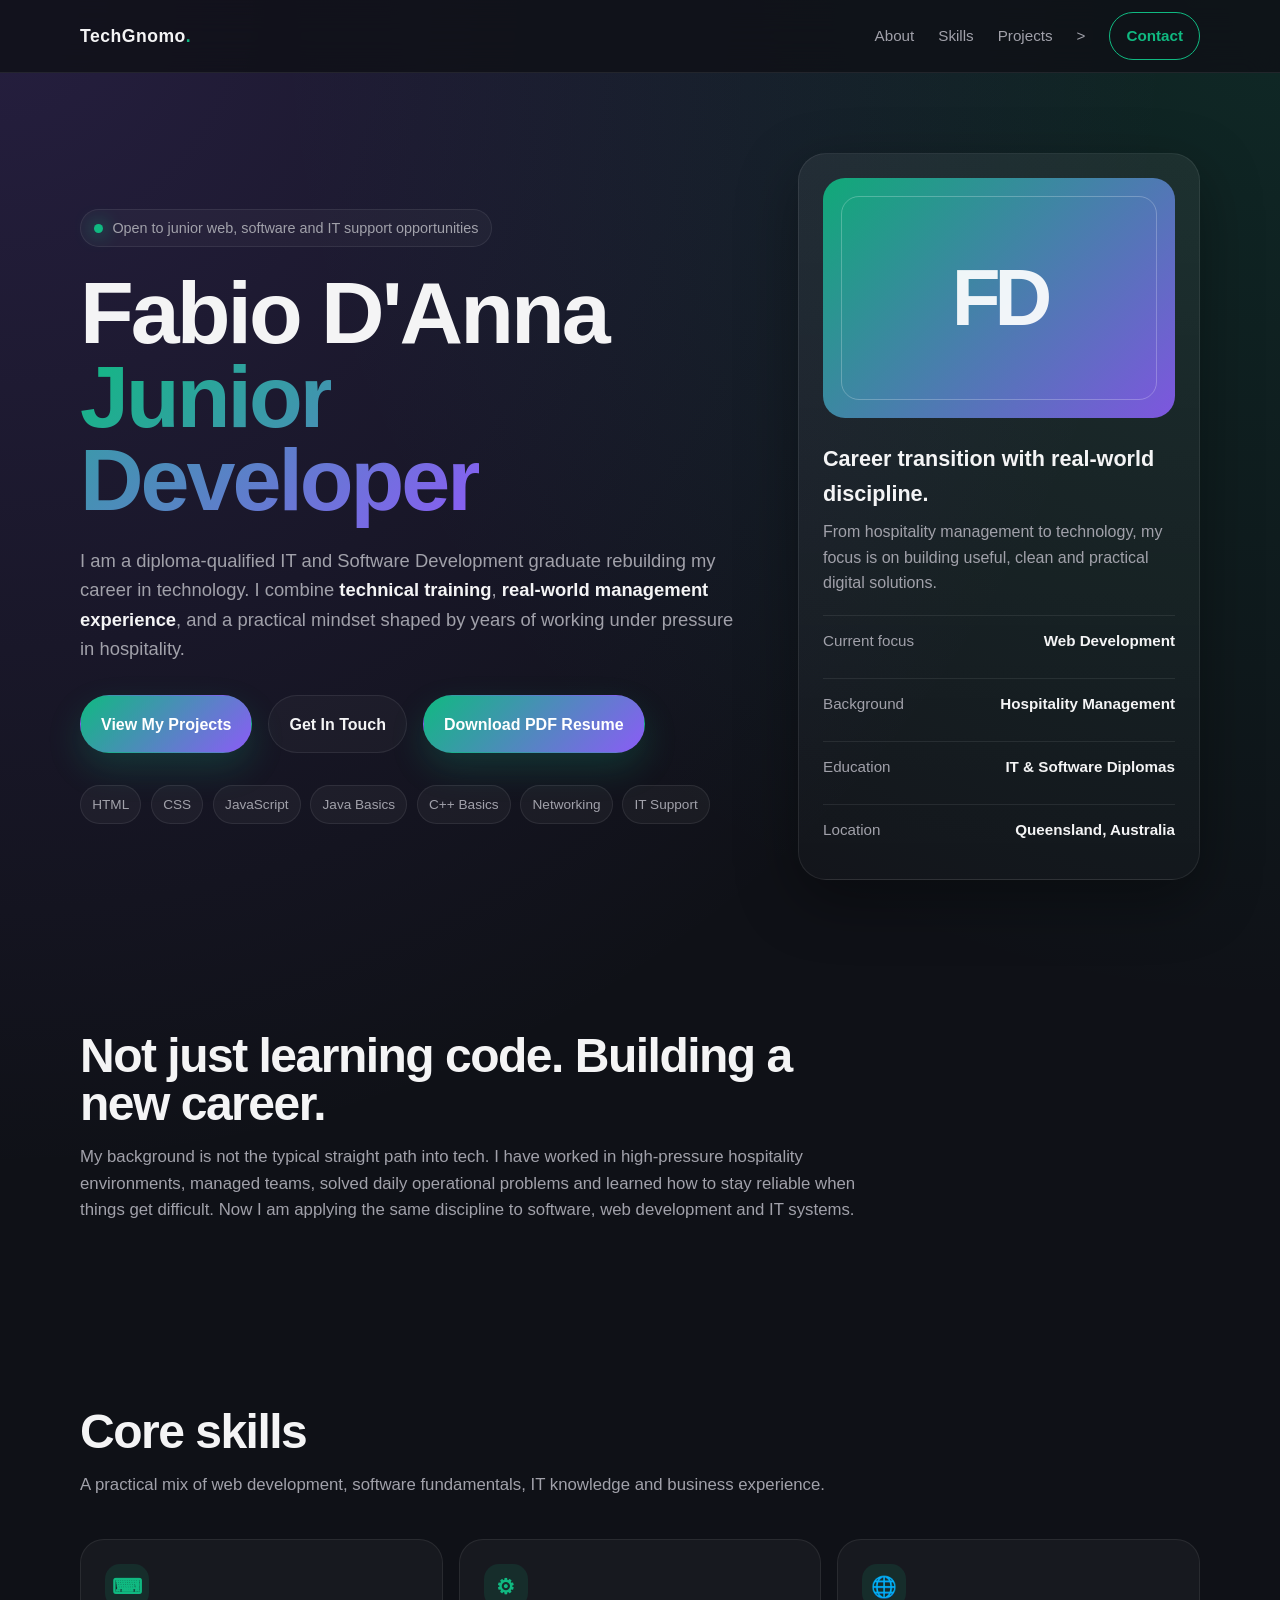
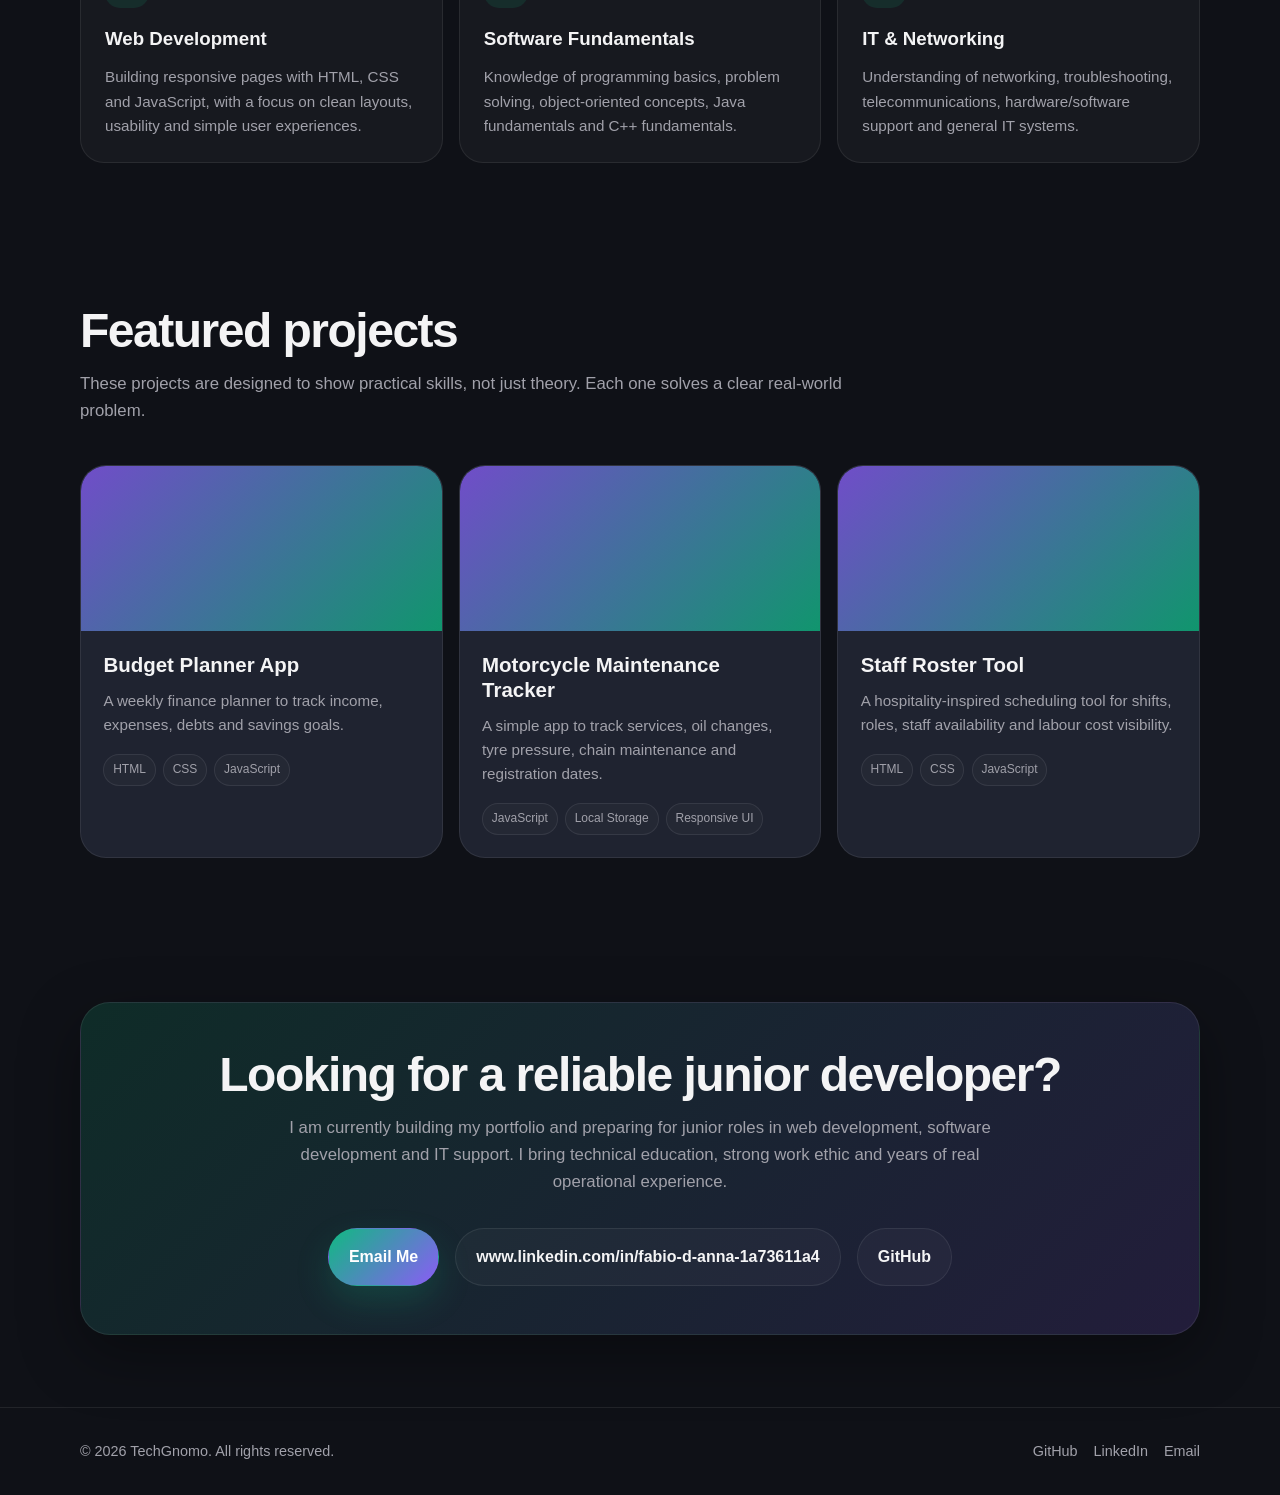
<file: index.html>
<!DOCTYPE html>
<html lang="en">
<head>
<link rel="stylesheet" href="css/style.css" /></head>

<body>

  <header>
    <div class="container navbar">
      <a href="index.html" class="logo">TechGnomo<span>.</span></a>

      <nav class="nav-links">
        <a href="about.html">About</a>
        <a href="skills.html">Skills</a>
        <a href="project.html">Projects</a>>
        <a href="contact.html" class="nav-button">Contact</a>
      </nav>
    </div>
  </header>

  <main>

    <!-- HERO SECTION -->
    <section class="hero container">
      <div class="hero-content">
        <div class="eyebrow">
          <span class="eyebrow-dot"></span>
          Open to junior web, software and IT support opportunities
        </div>

        <h1>
          Fabio D'Anna<br />
          <span class="gradient-text">Junior Developer</span>
        </h1>

        <p class="hero-description">
          I am a diploma-qualified IT and Software Development graduate rebuilding my career in technology.
          I combine <strong>technical training</strong>, <strong>real-world management experience</strong>,
          and a practical mindset shaped by years of working under pressure in hospitality.
        </p>

        <div class="hero-actions">
          <a href="project.html" class="btn btn-primary">View My Projects</a>
          <a href="contact.html" class="btn btn-secondary">Get In Touch</a>
         <a href="assets/documents/Fabio-DAnna-Resume.pdf" class="btn btn-primary" download>
  Download PDF Resume
</a>
        </div>

        <div class="hero-tags">
          <span class="tag">HTML</span>
          <span class="tag">CSS</span>
          <span class="tag">JavaScript</span>
          <span class="tag">Java Basics</span>
          <span class="tag">C++ Basics</span>
          <span class="tag">Networking</span>
          <span class="tag">IT Support</span>
        </div>
      </div>

      <aside class="profile-card">
        <div class="card-top">
          <div class="initials">FD</div>
        </div>

        <h2>Career transition with real-world discipline.</h2>

        <p>
          From hospitality management to technology, my focus is on building useful,
          clean and practical digital solutions.
        </p>

        <div class="profile-list">
          <div class="profile-item">
            <span>Current focus</span>
            <strong>Web Development</strong>
          </div>

          <div class="profile-item">
            <span>Background</span>
            <strong>Hospitality Management</strong>
          </div>

          <div class="profile-item">
            <span>Education</span>
            <strong>IT & Software Diplomas</strong>
          </div>

          <div class="profile-item">
            <span>Location</span>
            <strong>Queensland, Australia</strong>
          </div>
        </div>
      </aside>
    </section>

    <!-- ABOUT PREVIEW -->
    <section id="about">
      <div class="container">
        <div class="section-header">
          <h2>Not just learning code. Building a new career.</h2>
          <p>
            My background is not the typical straight path into tech. I have worked in high-pressure
            hospitality environments, managed teams, solved daily operational problems and learned how
            to stay reliable when things get difficult. Now I am applying the same discipline to software,
            web development and IT systems.
          </p>
        </div>
      </div>
    </section>

    <!-- SKILLS SECTION -->
    <section id="skills">
      <div class="container">
        <div class="section-header">
          <h2>Core skills</h2>
          <p>
            A practical mix of web development, software fundamentals, IT knowledge and business experience.
          </p>
        </div>

        <div class="cards-grid">
          <article class="info-card">
            <div class="icon">⌨</div>
            <h3>Web Development</h3>
            <p>
              Building responsive pages with HTML, CSS and JavaScript, with a focus on clean layouts,
              usability and simple user experiences.
            </p>
          </article>

          <article class="info-card">
            <div class="icon">⚙</div>
            <h3>Software Fundamentals</h3>
            <p>
              Knowledge of programming basics, problem solving, object-oriented concepts,
              Java fundamentals and C++ fundamentals.
            </p>
          </article>

          <article class="info-card">
            <div class="icon">🌐</div>
            <h3>IT & Networking</h3>
            <p>
              Understanding of networking, troubleshooting, telecommunications,
              hardware/software support and general IT systems.
            </p>
          </article>
        </div>
      </div>
    </section>

    <!-- PROJECTS PREVIEW -->
    <section id="projects">
      <div class="container">
        <div class="section-header">
          <h2>Featured projects</h2>
          <p>
            These projects are designed to show practical skills, not just theory.
            Each one solves a clear real-world problem.
          </p>
        </div>

        <div class="projects-grid">
          <article class="project-card">
            <div class="project-image"></div>
            <div class="project-content">
              <h3>Budget Planner App</h3>
              <p>
                A weekly finance planner to track income, expenses, debts and savings goals.
              </p>
              <div class="project-tech">
                <span class="tech-pill">HTML</span>
                <span class="tech-pill">CSS</span>
                <span class="tech-pill">JavaScript</span>
              </div>
            </div>
          </article>

          <article class="project-card">
            <div class="project-image"></div>
            <div class="project-content">
              <h3>Motorcycle Maintenance Tracker</h3>
              <p>
                A simple app to track services, oil changes, tyre pressure, chain maintenance and registration dates.
              </p>
              <div class="project-tech">
                <span class="tech-pill">JavaScript</span>
                <span class="tech-pill">Local Storage</span>
                <span class="tech-pill">Responsive UI</span>
              </div>
            </div>
          </article>

          <article class="project-card">
            <div class="project-image"></div>
            <div class="project-content">
              <h3>Staff Roster Tool</h3>
              <p>
                A hospitality-inspired scheduling tool for shifts, roles, staff availability and labour cost visibility.
              </p>
              <div class="project-tech">
                <span class="tech-pill">HTML</span>
                <span class="tech-pill">CSS</span>
                <span class="tech-pill">JavaScript</span>
              </div>
            </div>
          </article>
        </div>
      </div>
    </section>

    <!-- CONTACT CTA -->
    <section id="contact">
      <div class="container">
        <div class="cta">
          <h2>Looking for a reliable junior developer?</h2>
          <p>
            I am currently building my portfolio and preparing for junior roles in web development,
            software development and IT support. I bring technical education, strong work ethic and
            years of real operational experience.
          </p>

          <div class="hero-actions" style="justify-content: center; margin-bottom: 0;">
            <a href="mailto:gnomocode@gmail.com" class="btn btn-primary">Email Me</a>
            <a href="#" class="btn btn-secondary">www.linkedin.com/in/fabio-d-anna-1a73611a4</a>
            <a href="#" class="btn btn-secondary">GitHub</a>
          </div>
        </div>
      </div>
    </section>

  </main>

  <footer>
    <div class="container footer-inner">
      <p>© 2026 TechGnomo. All rights reserved.</p>

      <div class="footer-links">
        <a href="#">GitHub</a>
        <a href="#">LinkedIn</a>
        <a href="mailto:your.email@example.com">Email</a>
      </div>
    </div>
  </footer>

</body>
</html>
</file>
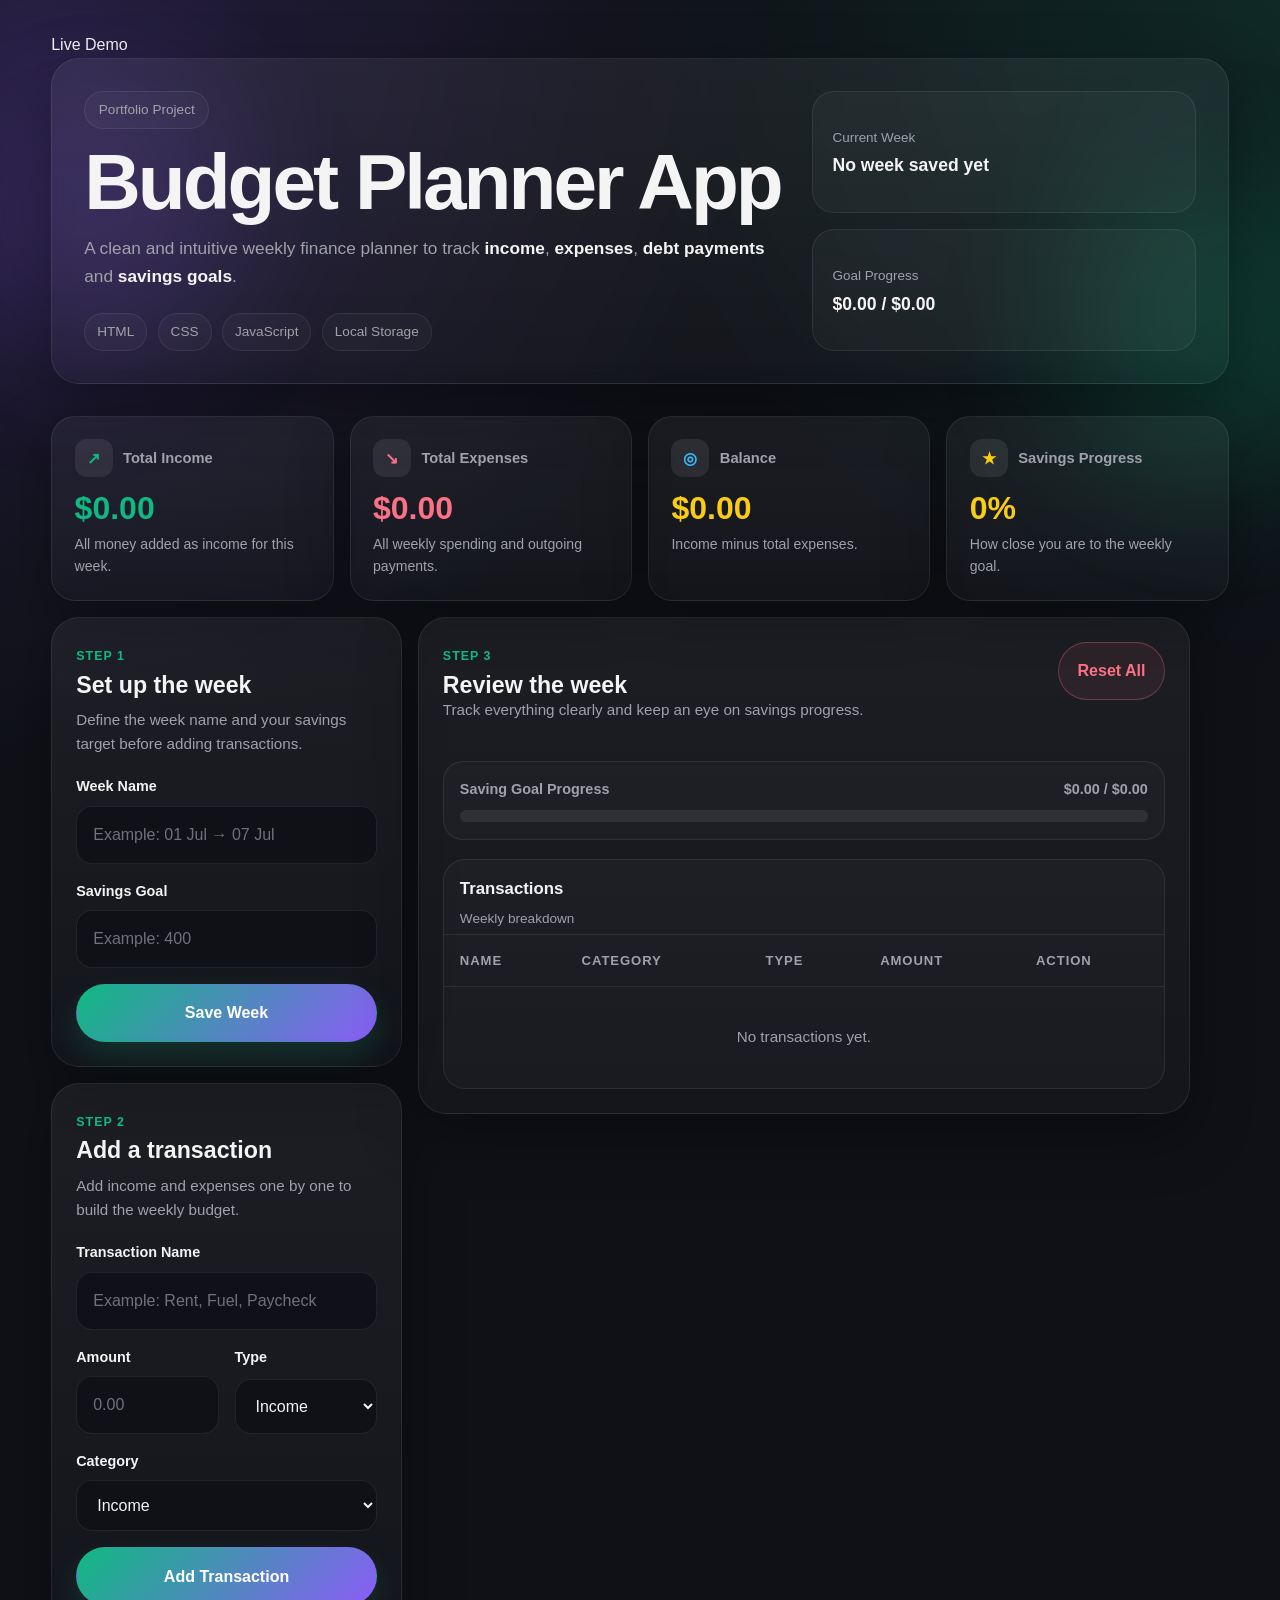
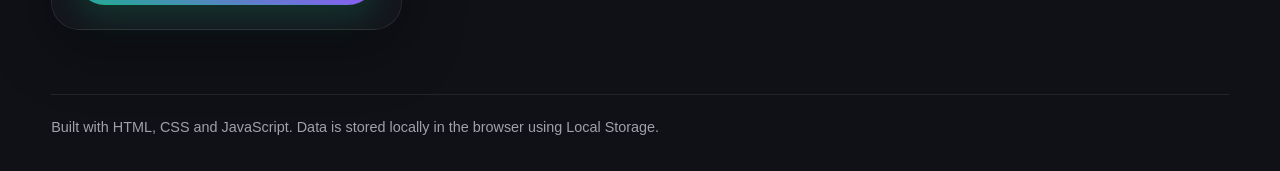
<file: Budget-Planner-App/index.html>
<!DOCTYPE html>
<html lang="en">
<head>
  <meta charset="UTF-8" />
  <meta name="viewport" content="width=device-width, initial-scale=1.0" />

  <title>Budget Planner App | Fabio D'Anna</title>
  <meta
    name="description"
    content="Weekly finance planner demo built with HTML, CSS and JavaScript."
  />

  <link rel="stylesheet" href="style.css" />
</head>

<body>
  <div class="bg-orb orb-1"></div>
  <div class="bg-orb orb-2"></div>

  <header class="app-header">
    <div class="header-inner">
      <a href="Budget-Planner-App/" class="project-link primary">Live Demo</a>

      <div class="hero-card">
        <div class="hero-copy">
          <span class="hero-badge">Portfolio Project</span>
          <h1>Budget Planner App</h1>
          <p class="hero-text">
            A clean and intuitive weekly finance planner to track
            <strong>income</strong>, <strong>expenses</strong>,
            <strong>debt payments</strong> and <strong>savings goals</strong>.
          </p>

          <div class="hero-tags">
            <span class="hero-tag">HTML</span>
            <span class="hero-tag">CSS</span>
            <span class="hero-tag">JavaScript</span>
            <span class="hero-tag">Local Storage</span>
          </div>
        </div>

        <div class="hero-side">
          <div class="mini-panel">
            <span class="mini-label">Current Week</span>
            <strong id="currentWeekTitle">No week saved yet</strong>
          </div>

          <div class="mini-panel">
            <span class="mini-label">Goal Progress</span>
            <strong id="savingGoalText">$0.00 / $0.00</strong>
          </div>
        </div>
      </div>
    </div>
  </header>

  <main class="app-main">
    <section class="stats-grid">
      <article class="stat-card income-card">
        <div class="stat-top">
          <span class="stat-icon">↗</span>
          <span class="stat-label">Total Income</span>
        </div>
        <strong id="totalIncome" class="stat-value">$0.00</strong>
        <p class="stat-note">All money added as income for this week.</p>
      </article>

      <article class="stat-card expense-card">
        <div class="stat-top">
          <span class="stat-icon">↘</span>
          <span class="stat-label">Total Expenses</span>
        </div>
        <strong id="totalExpenses" class="stat-value">$0.00</strong>
        <p class="stat-note">All weekly spending and outgoing payments.</p>
      </article>

      <article class="stat-card balance-card">
        <div class="stat-top">
          <span class="stat-icon">◎</span>
          <span class="stat-label">Balance</span>
        </div>
        <strong id="balance" class="stat-value">$0.00</strong>
        <p class="stat-note">Income minus total expenses.</p>
      </article>

      <article class="stat-card progress-card">
        <div class="stat-top">
          <span class="stat-icon">★</span>
          <span class="stat-label">Savings Progress</span>
        </div>
        <strong id="savingsProgress" class="stat-value">0%</strong>
        <p class="stat-note">How close you are to the weekly goal.</p>
      </article>
    </section>

    <section class="dashboard-grid">
      <div class="left-column">
        <article class="panel">
          <div class="panel-head">
            <div>
              <span class="panel-kicker">Step 1</span>
              <h2>Set up the week</h2>
            </div>
          </div>

          <p class="panel-description">
            Define the week name and your savings target before adding transactions.
          </p>

          <div class="form-group">
            <label for="weekName">Week Name</label>
            <input
              type="text"
              id="weekName"
              placeholder="Example: 01 Jul → 07 Jul"
            />
          </div>

          <div class="form-group">
            <label for="savingGoal">Savings Goal</label>
            <input
              type="number"
              id="savingGoal"
              placeholder="Example: 400"
            />
          </div>

          <button id="saveWeekBtn" class="btn btn-primary">Save Week</button>
        </article>

        <article class="panel">
          <div class="panel-head">
            <div>
              <span class="panel-kicker">Step 2</span>
              <h2>Add a transaction</h2>
            </div>
          </div>

          <p class="panel-description">
            Add income and expenses one by one to build the weekly budget.
          </p>

          <div class="form-group">
            <label for="transactionName">Transaction Name</label>
            <input
              type="text"
              id="transactionName"
              placeholder="Example: Rent, Fuel, Paycheck"
            />
          </div>

          <div class="form-row">
            <div class="form-group">
              <label for="transactionAmount">Amount</label>
              <input
                type="number"
                id="transactionAmount"
                placeholder="0.00"
              />
            </div>

            <div class="form-group">
              <label for="transactionType">Type</label>
              <select id="transactionType">
                <option value="income">Income</option>
                <option value="expense">Expense</option>
              </select>
            </div>
          </div>

          <div class="form-group">
            <label for="transactionCategory">Category</label>
            <select id="transactionCategory">
              <option value="Income">Income</option>
              <option value="Rent">Rent</option>
              <option value="Fuel">Fuel</option>
              <option value="Groceries">Groceries</option>
              <option value="Phone">Phone</option>
              <option value="Rego">Rego</option>
              <option value="Insurance">Insurance</option>
              <option value="Loan">Loan</option>
              <option value="Debt">Debt</option>
              <option value="Savings">Savings</option>
              <option value="Fun">Fun</option>
              <option value="Other">Other</option>
            </select>
          </div>

          <button id="addTransactionBtn" class="btn btn-primary">
            Add Transaction
          </button>
        </article>
      </div>

      <div class="right-column">
        <article class="panel transactions-panel">
          <div class="transactions-top">
            <div>
              <span class="panel-kicker">Step 3</span>
              <h2>Review the week</h2>
              <p class="panel-description">
                Track everything clearly and keep an eye on savings progress.
              </p>
            </div>

            <button id="resetBtn" class="btn btn-danger">Reset All</button>
          </div>

          <div class="progress-card-box">
            <div class="progress-top">
              <span>Saving Goal Progress</span>
              <span id="savingGoalTextSecondary">$0.00 / $0.00</span>
            </div>

            <div class="progress-bar">
              <div id="progressFill" class="progress-fill"></div>
            </div>
          </div>

          <div class="table-card">
            <div class="table-header">
              <h3>Transactions</h3>
              <span class="table-subtitle">Weekly breakdown</span>
            </div>

            <div class="table-wrapper">
              <table>
                <thead>
                  <tr>
                    <th>Name</th>
                    <th>Category</th>
                    <th>Type</th>
                    <th>Amount</th>
                    <th>Action</th>
                  </tr>
                </thead>

                <tbody id="transactionTable">
                  <tr>
                    <td colspan="5" class="empty-row">
                      No transactions yet.
                    </td>
                  </tr>
                </tbody>
              </table>
            </div>
          </div>
        </article>
      </div>
    </section>
  </main>

  <footer class="app-footer">
    <div class="footer-inner">
      <p>
        Built with HTML, CSS and JavaScript.
        Data is stored locally in the browser using Local Storage.
      </p>
    </div>
  </footer>

  <script src="app.js"></script>
  <script>
    const savingGoalText = document.getElementById("savingGoalText");
    const savingGoalTextSecondary = document.getElementById("savingGoalTextSecondary");

    const mirrorObserver = new MutationObserver(() => {
      if (savingGoalText && savingGoalTextSecondary) {
        savingGoalTextSecondary.textContent = savingGoalText.textContent;
      }
    });

    if (savingGoalText && savingGoalTextSecondary) {
      savingGoalTextSecondary.textContent = savingGoalText.textContent;
      mirrorObserver.observe(savingGoalText, { childList: true, subtree: true });
    }
  </script>
</body>
</html>
</file>
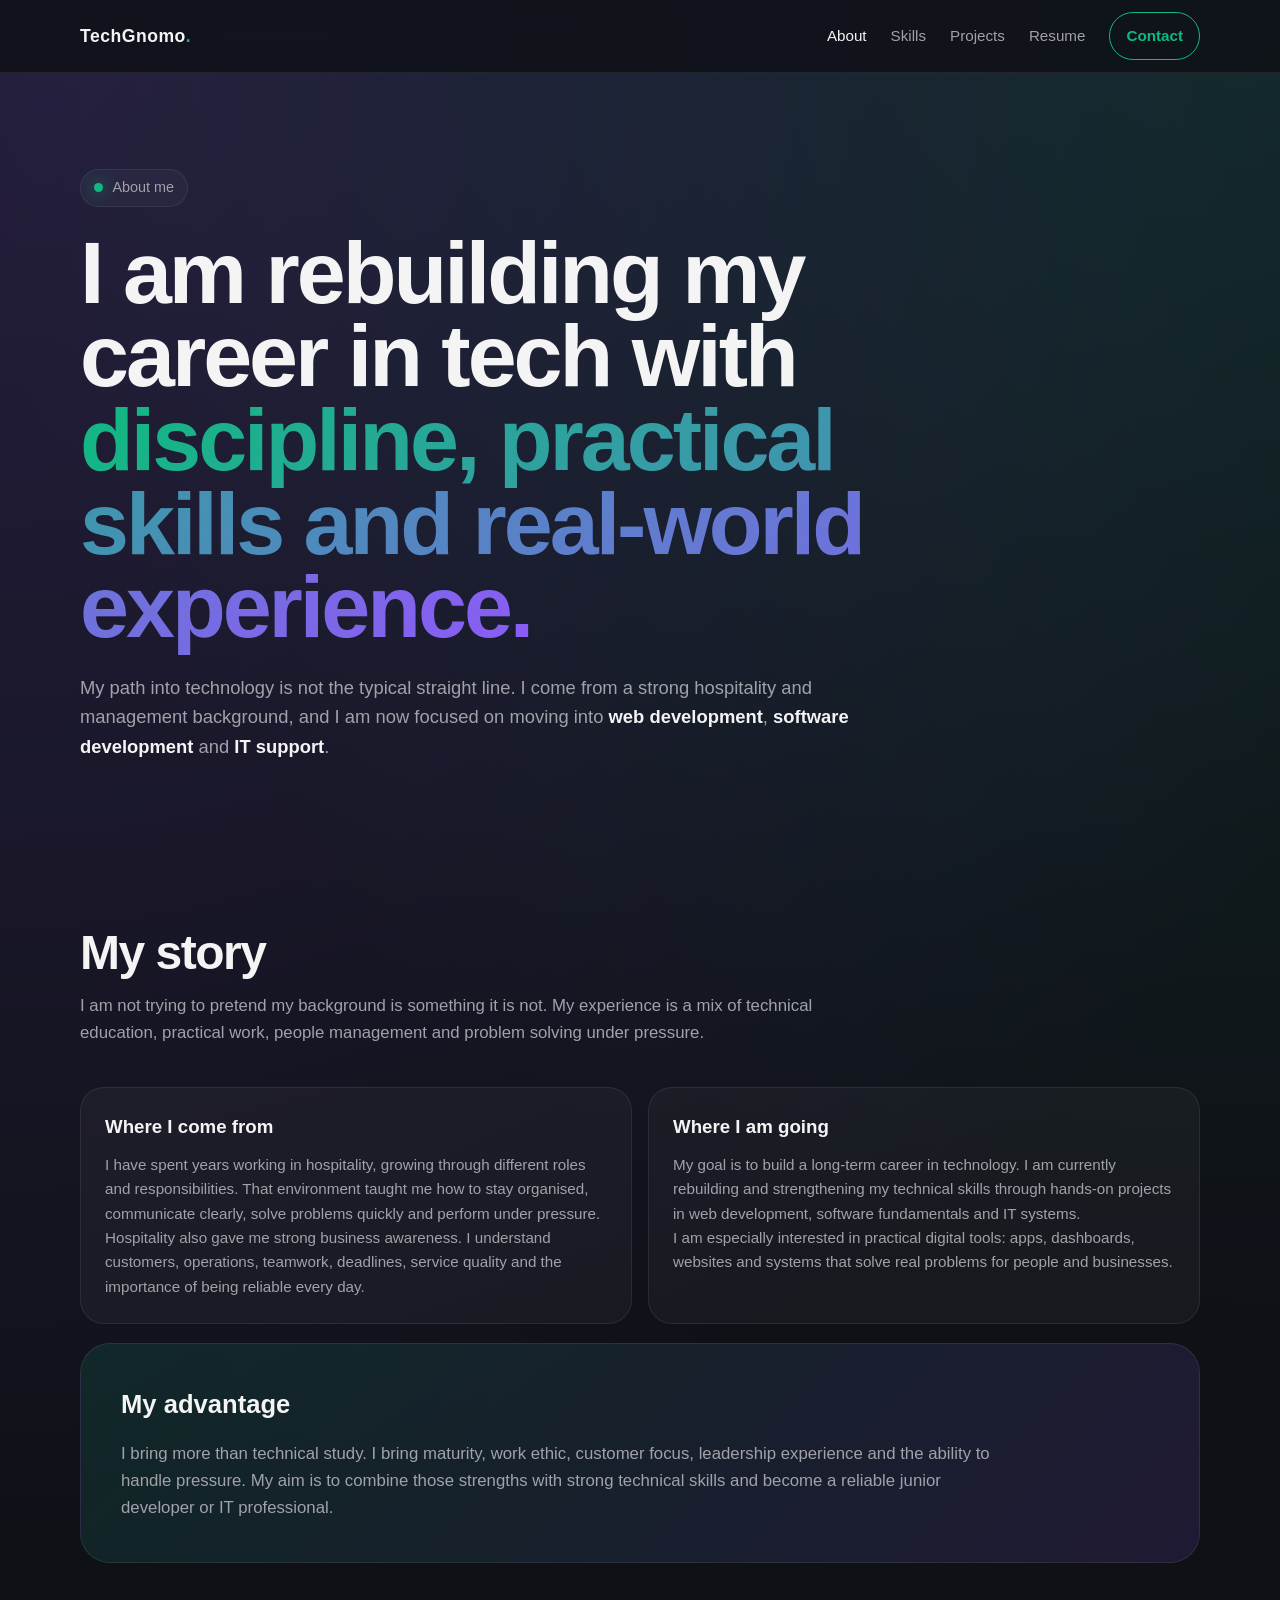
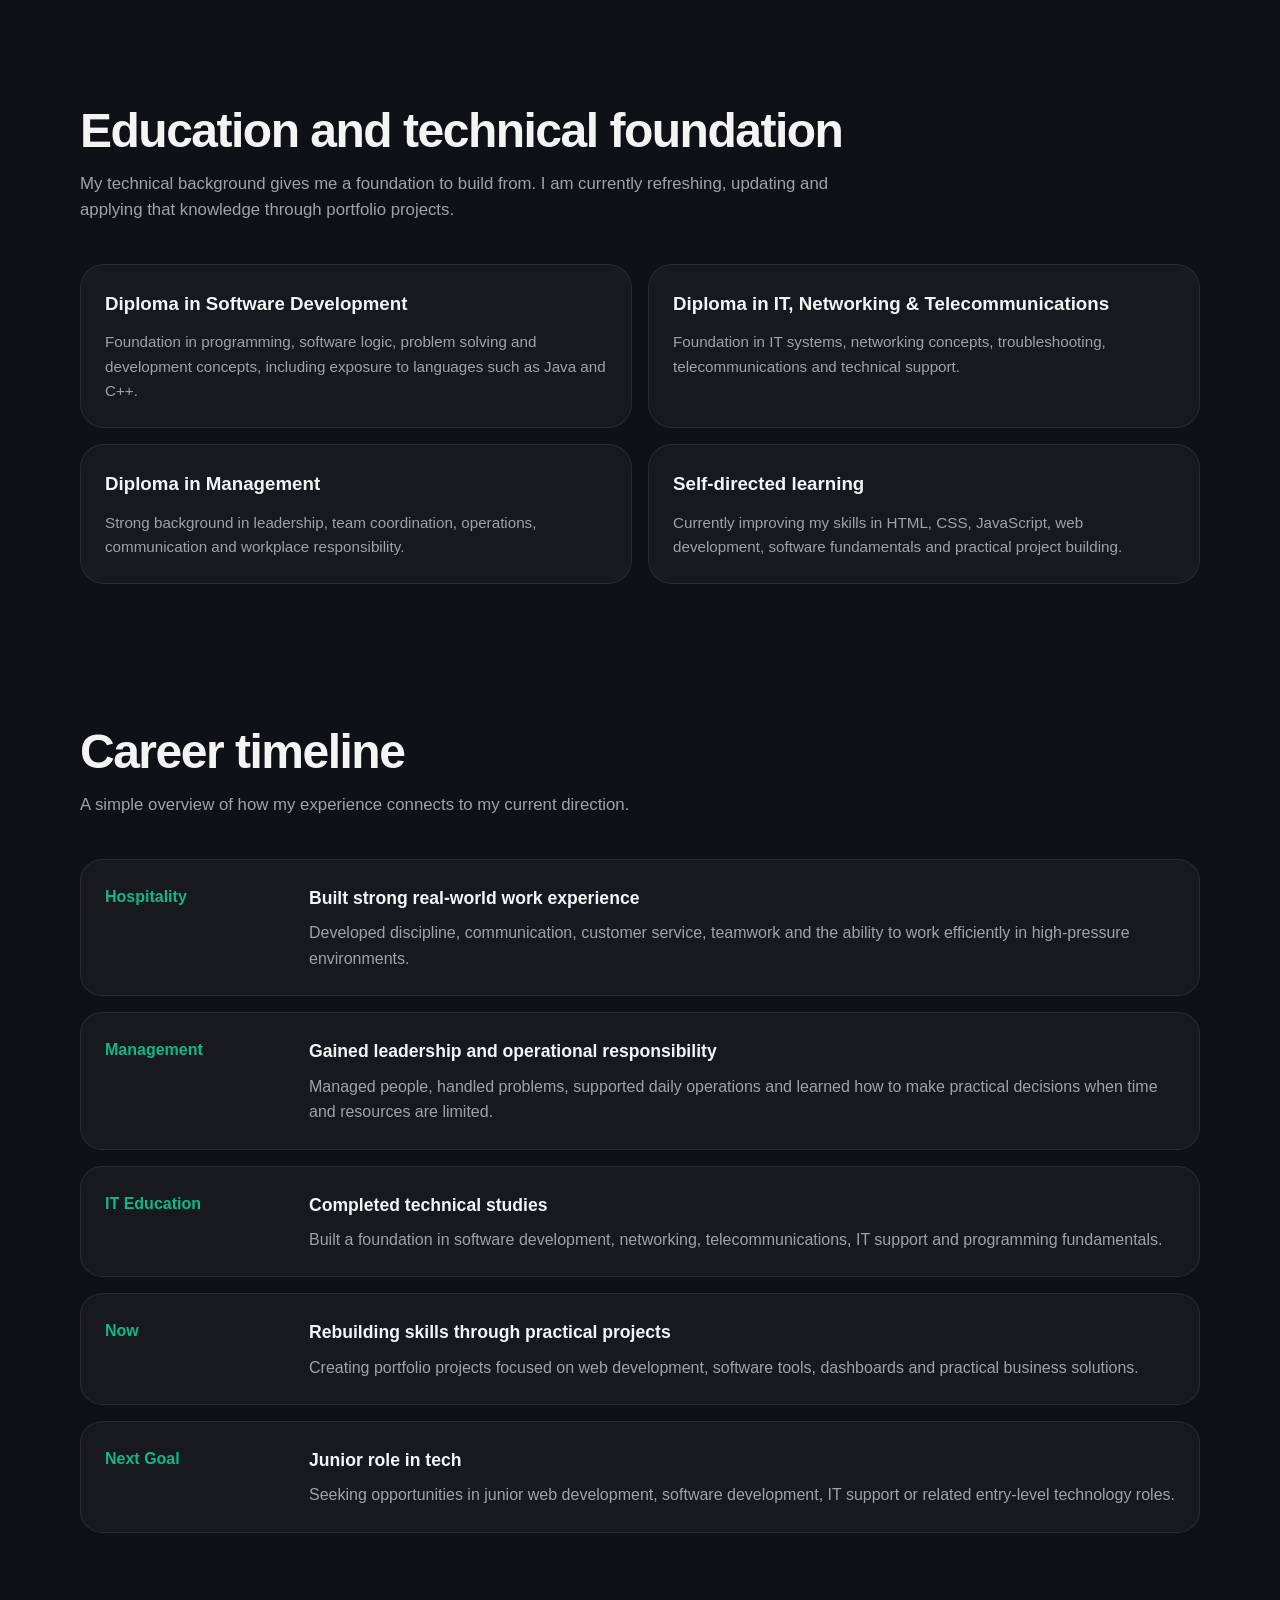
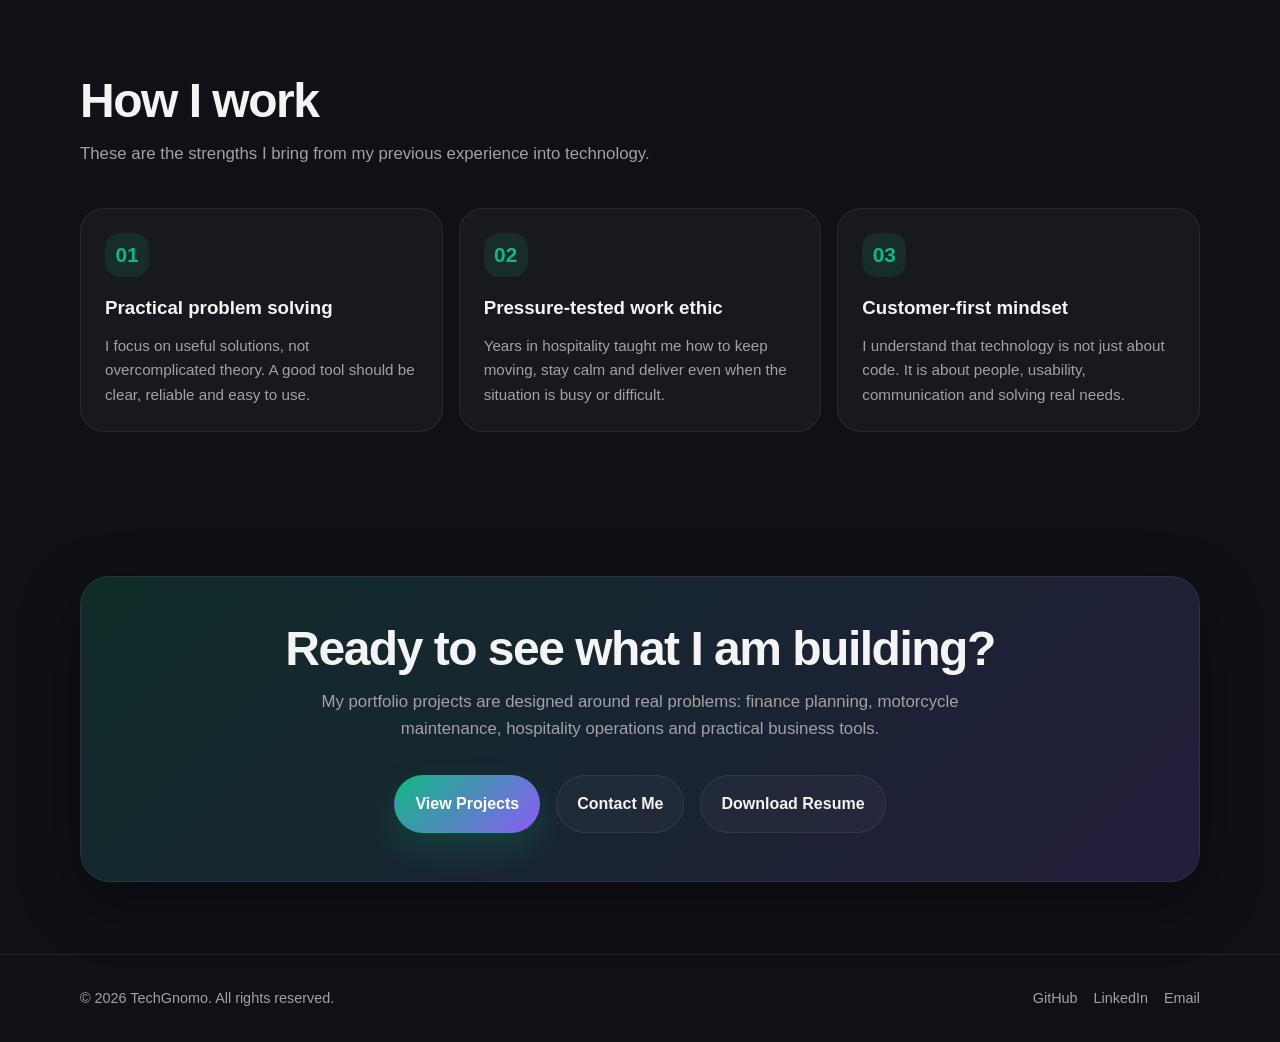
<file: about.html>
<!DOCTYPE html>
<html lang="en">
<head>
  <meta charset="UTF-8" />
  <meta name="viewport" content="width=device-width, initial-scale=1.0" />

  <title>About Me | Fabio D'Anna</title>

 <link rel="stylesheet" href="css/style.css" />
</head>

<body>

  <header>
    <div class="container navbar">
      <a href="index.html" class="logo">TechGnomo<span>.</span></a>

      <nav class="nav-links">
        <a href="about.html" class="active">About</a>
        <a href="skills.html">Skills</a>
        <a href="project.html">Projects</a>
        <a href="resume.html">Resume</a>
        <a href="contact.html" class="nav-button">Contact</a>
      </nav>
    </div>
  </header>

  <main>

    <!-- ABOUT HERO -->
    <section class="page-hero">
      <div class="container">
        <div class="eyebrow">
          <span class="eyebrow-dot"></span>
          About me
        </div>

        <h1>
          I am rebuilding my career in tech with
          <span class="gradient-text">discipline, practical skills and real-world experience.</span>
        </h1>

        <p class="hero-description">
          My path into technology is not the typical straight line. I come from a strong hospitality and management
          background, and I am now focused on moving into <strong>web development</strong>,
          <strong>software development</strong> and <strong>IT support</strong>.
        </p>
      </div>
    </section>

    <!-- STORY SECTION -->
    <section>
      <div class="container">
        <div class="section-header">
          <h2>My story</h2>
          <p>
            I am not trying to pretend my background is something it is not. My experience is a mix of technical
            education, practical work, people management and problem solving under pressure.
          </p>
        </div>

        <div class="story-grid">
          <article class="story-card">
            <h3>Where I come from</h3>

            <p>
              I have spent years working in hospitality, growing through different roles and responsibilities.
              That environment taught me how to stay organised, communicate clearly, solve problems quickly and
              perform under pressure.
            </p>

            <p>
              Hospitality also gave me strong business awareness. I understand customers, operations, teamwork,
              deadlines, service quality and the importance of being reliable every day.
            </p>
          </article>

          <article class="story-card">
            <h3>Where I am going</h3>

            <p>
              My goal is to build a long-term career in technology. I am currently rebuilding and strengthening my
              technical skills through hands-on projects in web development, software fundamentals and IT systems.
            </p>

            <p>
              I am especially interested in practical digital tools: apps, dashboards, websites and systems that
              solve real problems for people and businesses.
            </p>
          </article>
        </div>

        <div class="highlight-box">
          <h3>My advantage</h3>

          <p>
            I bring more than technical study. I bring maturity, work ethic, customer focus, leadership experience
            and the ability to handle pressure. My aim is to combine those strengths with strong technical skills
            and become a reliable junior developer or IT professional.
          </p>
        </div>
      </div>
    </section>

    <!-- QUALIFICATIONS SECTION -->
    <section>
      <div class="container">
        <div class="section-header">
          <h2>Education and technical foundation</h2>
          <p>
            My technical background gives me a foundation to build from. I am currently refreshing, updating and
            applying that knowledge through portfolio projects.
          </p>
        </div>

        <div class="qualification-grid">
          <article class="qualification-card">
            <h3>Diploma in Software Development</h3>
            <p>
              Foundation in programming, software logic, problem solving and development concepts, including exposure
              to languages such as Java and C++.
            </p>
          </article>

          <article class="qualification-card">
            <h3>Diploma in IT, Networking & Telecommunications</h3>
            <p>
              Foundation in IT systems, networking concepts, troubleshooting, telecommunications and technical support.
            </p>
          </article>

          <article class="qualification-card">
            <h3>Diploma in Management</h3>
            <p>
              Strong background in leadership, team coordination, operations, communication and workplace responsibility.
            </p>
          </article>

          <article class="qualification-card">
            <h3>Self-directed learning</h3>
            <p>
              Currently improving my skills in HTML, CSS, JavaScript, web development, software fundamentals and
              practical project building.
            </p>
          </article>
        </div>
      </div>
    </section>

    <!-- TIMELINE SECTION -->
    <section>
      <div class="container">
        <div class="section-header">
          <h2>Career timeline</h2>
          <p>
            A simple overview of how my experience connects to my current direction.
          </p>
        </div>

        <div class="timeline">
          <article class="timeline-item">
            <div class="timeline-date">Hospitality</div>
            <div class="timeline-content">
              <h3>Built strong real-world work experience</h3>
              <p>
                Developed discipline, communication, customer service, teamwork and the ability to work efficiently
                in high-pressure environments.
              </p>
            </div>
          </article>

          <article class="timeline-item">
            <div class="timeline-date">Management</div>
            <div class="timeline-content">
              <h3>Gained leadership and operational responsibility</h3>
              <p>
                Managed people, handled problems, supported daily operations and learned how to make practical decisions
                when time and resources are limited.
              </p>
            </div>
          </article>

          <article class="timeline-item">
            <div class="timeline-date">IT Education</div>
            <div class="timeline-content">
              <h3>Completed technical studies</h3>
              <p>
                Built a foundation in software development, networking, telecommunications, IT support and programming
                fundamentals.
              </p>
            </div>
          </article>

          <article class="timeline-item">
            <div class="timeline-date">Now</div>
            <div class="timeline-content">
              <h3>Rebuilding skills through practical projects</h3>
              <p>
                Creating portfolio projects focused on web development, software tools, dashboards and practical
                business solutions.
              </p>
            </div>
          </article>

          <article class="timeline-item">
            <div class="timeline-date">Next Goal</div>
            <div class="timeline-content">
              <h3>Junior role in tech</h3>
              <p>
                Seeking opportunities in junior web development, software development, IT support or related entry-level
                technology roles.
              </p>
            </div>
          </article>
        </div>
      </div>
    </section>

    <!-- VALUES SECTION -->
    <section>
      <div class="container">
        <div class="section-header">
          <h2>How I work</h2>
          <p>
            These are the strengths I bring from my previous experience into technology.
          </p>
        </div>

        <div class="values-grid">
          <article class="value-card">
            <div class="value-number">01</div>
            <h3>Practical problem solving</h3>
            <p>
              I focus on useful solutions, not overcomplicated theory. A good tool should be clear, reliable and easy
              to use.
            </p>
          </article>

          <article class="value-card">
            <div class="value-number">02</div>
            <h3>Pressure-tested work ethic</h3>
            <p>
              Years in hospitality taught me how to keep moving, stay calm and deliver even when the situation is busy
              or difficult.
            </p>
          </article>

          <article class="value-card">
            <div class="value-number">03</div>
            <h3>Customer-first mindset</h3>
            <p>
              I understand that technology is not just about code. It is about people, usability, communication and
              solving real needs.
            </p>
          </article>
        </div>
      </div>
    </section>

    <!-- CTA SECTION -->
    <section>
      <div class="container">
        <div class="cta">
          <h2>Ready to see what I am building?</h2>

          <p>
            My portfolio projects are designed around real problems: finance planning, motorcycle maintenance,
            hospitality operations and practical business tools.
          </p>

          <div class="cta-actions">
            <a href="project.html" class="btn btn-primary">View Projects</a>
            <a href="contact.html" class="btn btn-secondary">Contact Me</a>
            <a href="#" class="btn btn-secondary">Download Resume</a>
          </div>
        </div>
      </div>
    </section>

  </main>

  <footer>
    <div class="container footer-inner">
      <p>© 2026 TechGnomo. All rights reserved.</p>

      <div class="footer-links">
        <a href="#">GitHub</a>
        <a href="#">LinkedIn</a>
        <a href="mailto:gnomocode@gmail.com">Email</a>
      </div>
    </div>
  </footer>
<script src="js/main.js"></script>
</body>
</html>
</file>
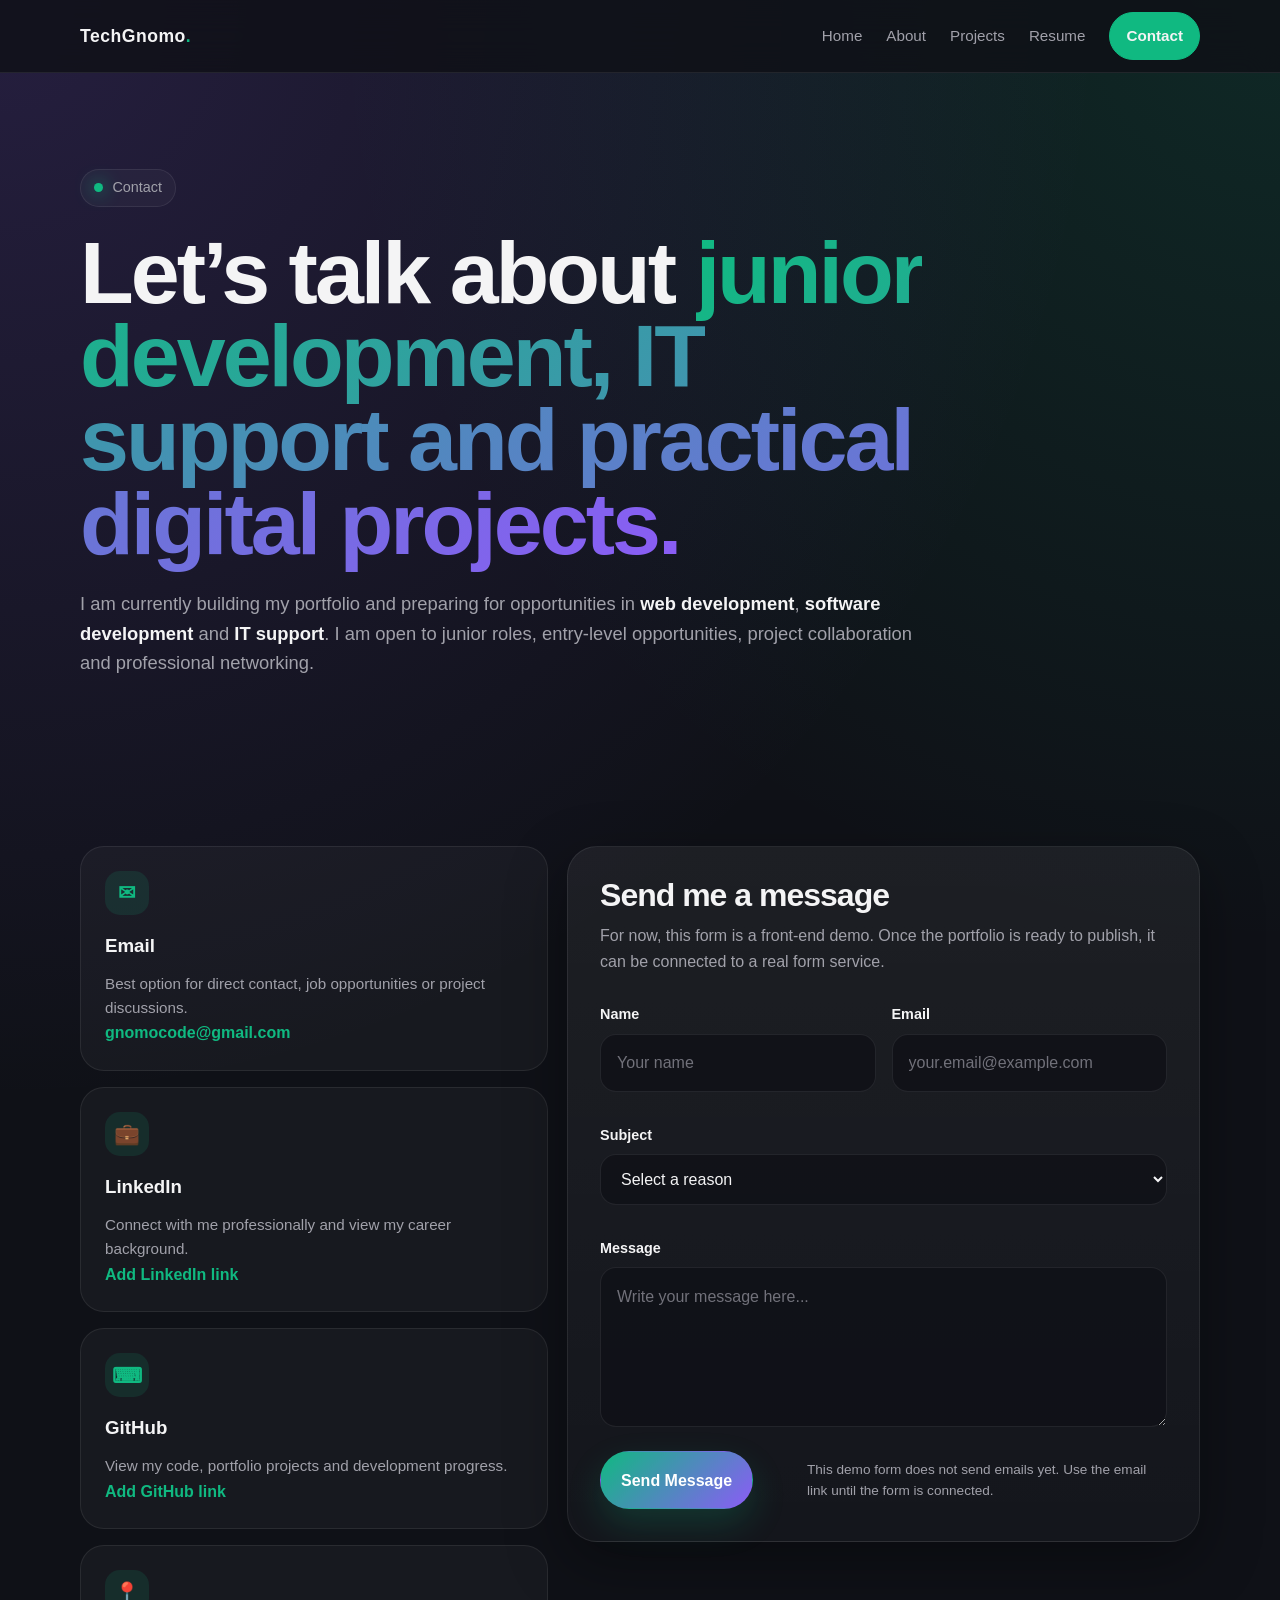
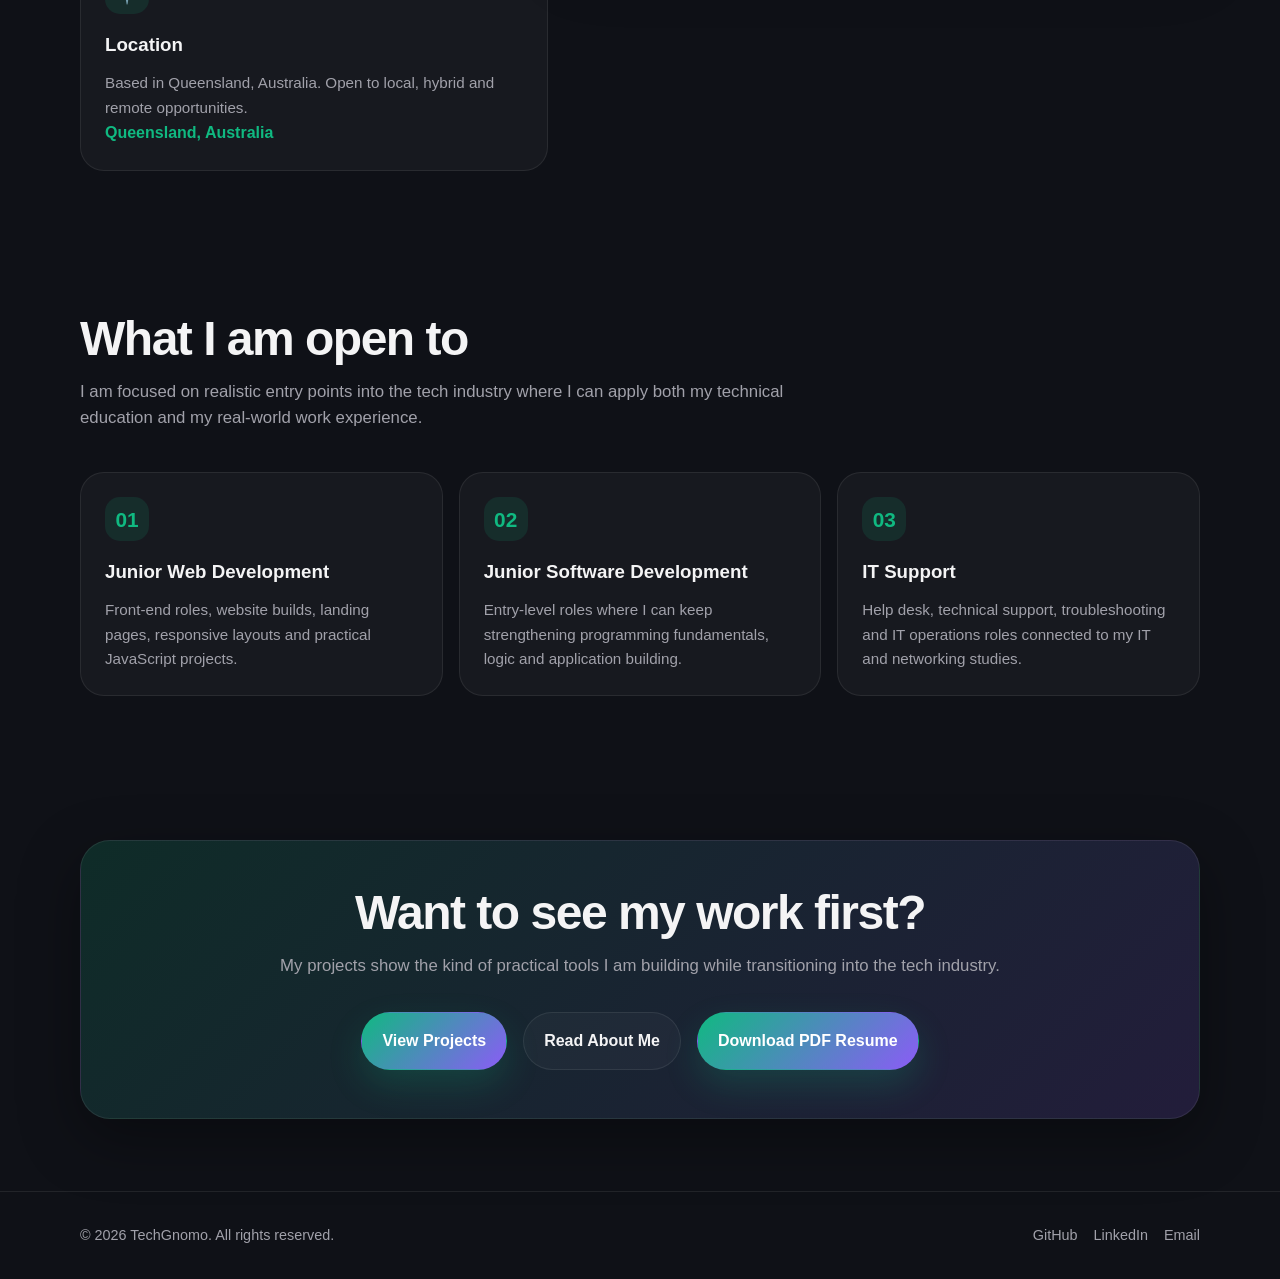
<file: contact.html>
<!DOCTYPE html>
<html lang="en">
<head>
  <meta charset="UTF-8" />
  <meta name="viewport" content="width=device-width, initial-scale=1.0" />

  <title>Contact | TechGnomo</title>

  <link rel="stylesheet" href="css/style.css" />
</head>

<body>

  <header>
    <div class="container navbar">
      <a href="index.html" class="logo">TechGnomo<span>.</span></a>

      <nav class="nav-links">
        <a href="index.html">Home</a>
        <a href="about.html">About</a>
        <a href="project.html">Projects</a>
        <a href="resume.html">Resume</a>
        <a href="contact.html" class="nav-button active">Contact</a>
      </nav>
    </div>
  </header>

  <main>

    <!-- HERO -->
    <section class="page-hero">
      <div class="container">
        <div class="eyebrow">
          <span class="eyebrow-dot"></span>
          Contact
        </div>

        <h1>
          Let’s talk about
          <span class="gradient-text">junior development, IT support and practical digital projects.</span>
        </h1>

        <p class="hero-description">
          I am currently building my portfolio and preparing for opportunities in
          <strong>web development</strong>, <strong>software development</strong> and
          <strong>IT support</strong>. I am open to junior roles, entry-level opportunities,
          project collaboration and professional networking.
        </p>
      </div>
    </section>

    <!-- CONTACT MAIN -->
    <section>
      <div class="container">
        <div class="contact-layout">

          <!-- CONTACT INFO -->
          <aside class="contact-info">

            <article class="contact-card">
              <div class="contact-icon">✉</div>
              <h3>Email</h3>
              <p>
                Best option for direct contact, job opportunities or project discussions.
              </p>
              <a href="mailto:gnomocode@gmail.com">gnomocode@gmail.com</a>
            </article>

            <article class="contact-card">
              <div class="contact-icon">💼</div>
              <h3>LinkedIn</h3>
              <p>
                Connect with me professionally and view my career background.
              </p>
              <a href="#">Add LinkedIn link</a>
            </article>

            <article class="contact-card">
              <div class="contact-icon">⌨</div>
              <h3>GitHub</h3>
              <p>
                View my code, portfolio projects and development progress.
              </p>
              <a href="#">Add GitHub link</a>
            </article>

            <article class="contact-card">
              <div class="contact-icon">📍</div>
              <h3>Location</h3>
              <p>
                Based in Queensland, Australia. Open to local, hybrid and remote opportunities.
              </p>
              <a href="#">Queensland, Australia</a>
            </article>

          </aside>

          <!-- FORM -->
          <div class="form-card">
            <h2>Send me a message</h2>

            <p>
              For now, this form is a front-end demo. Once the portfolio is ready to publish,
              it can be connected to a real form service.
            </p>

            <form id="contactForm">
              <div class="form-grid">

                <div class="form-group">
                  <label for="name">Name</label>
                  <input
                    type="text"
                    id="name"
                    name="name"
                    placeholder="Your name"
                    required
                  />
                </div>

                <div class="form-group">
                  <label for="email">Email</label>
                  <input
                    type="email"
                    id="email"
                    name="email"
                    placeholder="your.email@example.com"
                    required
                  />
                </div>

                <div class="form-group full">
                  <label for="subject">Subject</label>
                  <select id="subject" name="subject" required>
                    <option value="">Select a reason</option>
                    <option value="junior-role">Junior role opportunity</option>
                    <option value="it-support">IT support opportunity</option>
                    <option value="web-project">Web project</option>
                    <option value="networking">Professional networking</option>
                    <option value="other">Other</option>
                  </select>
                </div>

                <div class="form-group full">
                  <label for="message">Message</label>
                  <textarea
                    id="message"
                    name="message"
                    placeholder="Write your message here..."
                    required
                  ></textarea>
                </div>

              </div>

              <div class="submit-row">
                <button type="submit" class="btn btn-primary">Send Message</button>

                <p class="form-note">
                  This demo form does not send emails yet. Use the email link until the form is connected.
                </p>
              </div>

              <div id="formMessage" class="form-message">
                Thank you. This is a front-end demo, so the message was not actually sent yet.
              </div>
            </form>
          </div>

        </div>
      </div>
    </section>

    <!-- AVAILABILITY -->
    <section>
      <div class="container">
        <div class="section-header">
          <h2>What I am open to</h2>
          <p>
            I am focused on realistic entry points into the tech industry where I can apply both my technical education
            and my real-world work experience.
          </p>
        </div>

        <div class="availability-grid">

          <article class="availability-card">
            <div class="availability-number">01</div>
            <h3>Junior Web Development</h3>
            <p>
              Front-end roles, website builds, landing pages, responsive layouts and practical JavaScript projects.
            </p>
          </article>

          <article class="availability-card">
            <div class="availability-number">02</div>
            <h3>Junior Software Development</h3>
            <p>
              Entry-level roles where I can keep strengthening programming fundamentals, logic and application building.
            </p>
          </article>

          <article class="availability-card">
            <div class="availability-number">03</div>
            <h3>IT Support</h3>
            <p>
              Help desk, technical support, troubleshooting and IT operations roles connected to my IT and networking studies.
            </p>
          </article>

        </div>
      </div>
    </section>

    <!-- CTA -->
    <section>
      <div class="container">
        <div class="cta">
          <h2>Want to see my work first?</h2>

          <p>
            My projects show the kind of practical tools I am building while transitioning into the tech industry.
          </p>

          <div class="cta-actions">
            <a href="project.html" class="btn btn-primary">View Projects</a>
            <a href="about.html" class="btn btn-secondary">Read About Me</a>
            <a href="assets/documents/Fabio-DAnna-Resume.pdf" class="btn btn-primary" download>
  Download PDF Resume
</a>
          </div>
        </div>
      </div>
    </section>

  </main>

  <footer>
    <div class="container footer-inner">
      <p>© 2026 TechGnomo. All rights reserved.</p>

      <div class="footer-links">
        <a href="#">GitHub</a>
        <a href="#">LinkedIn</a>
        <a href="mailto:your.email@example.com">Email</a>
      </div>
    </div>
  </footer>

<script src="js/main.js"></script>

</body>
</html>
</file>
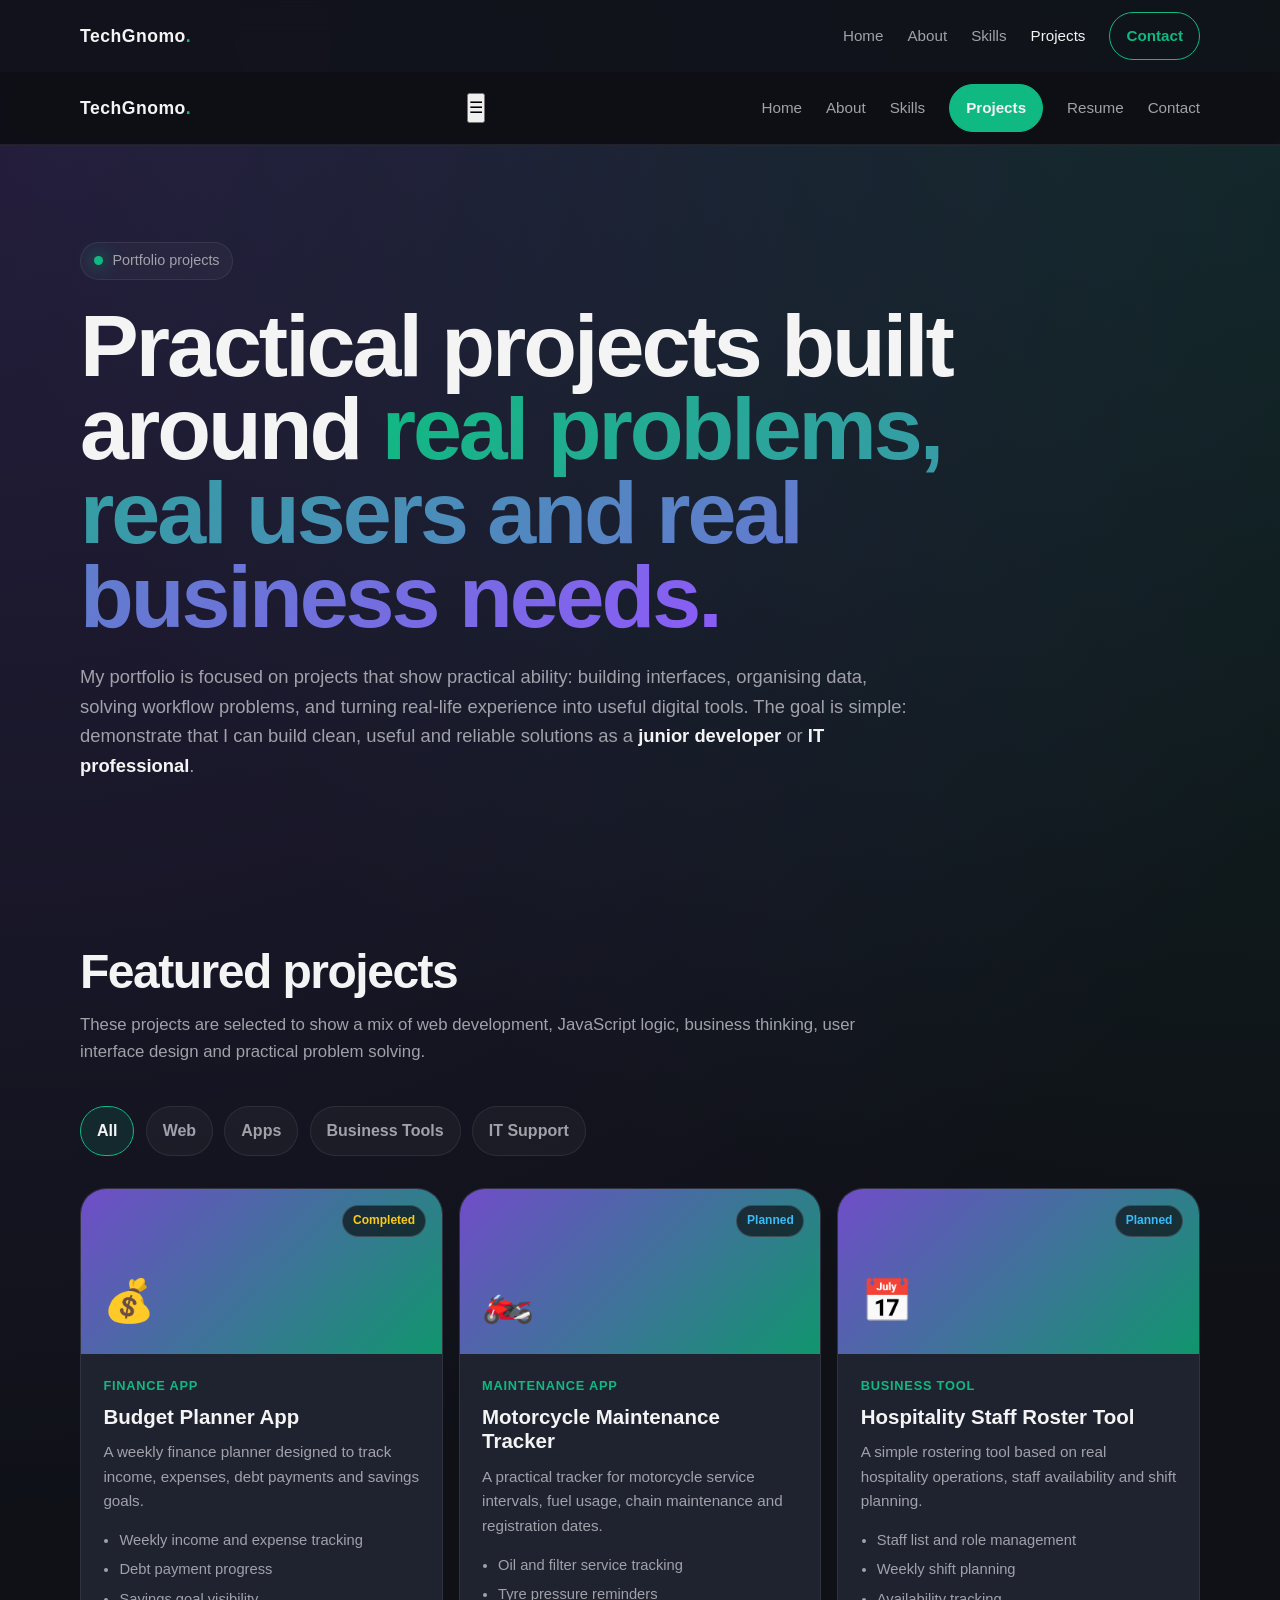
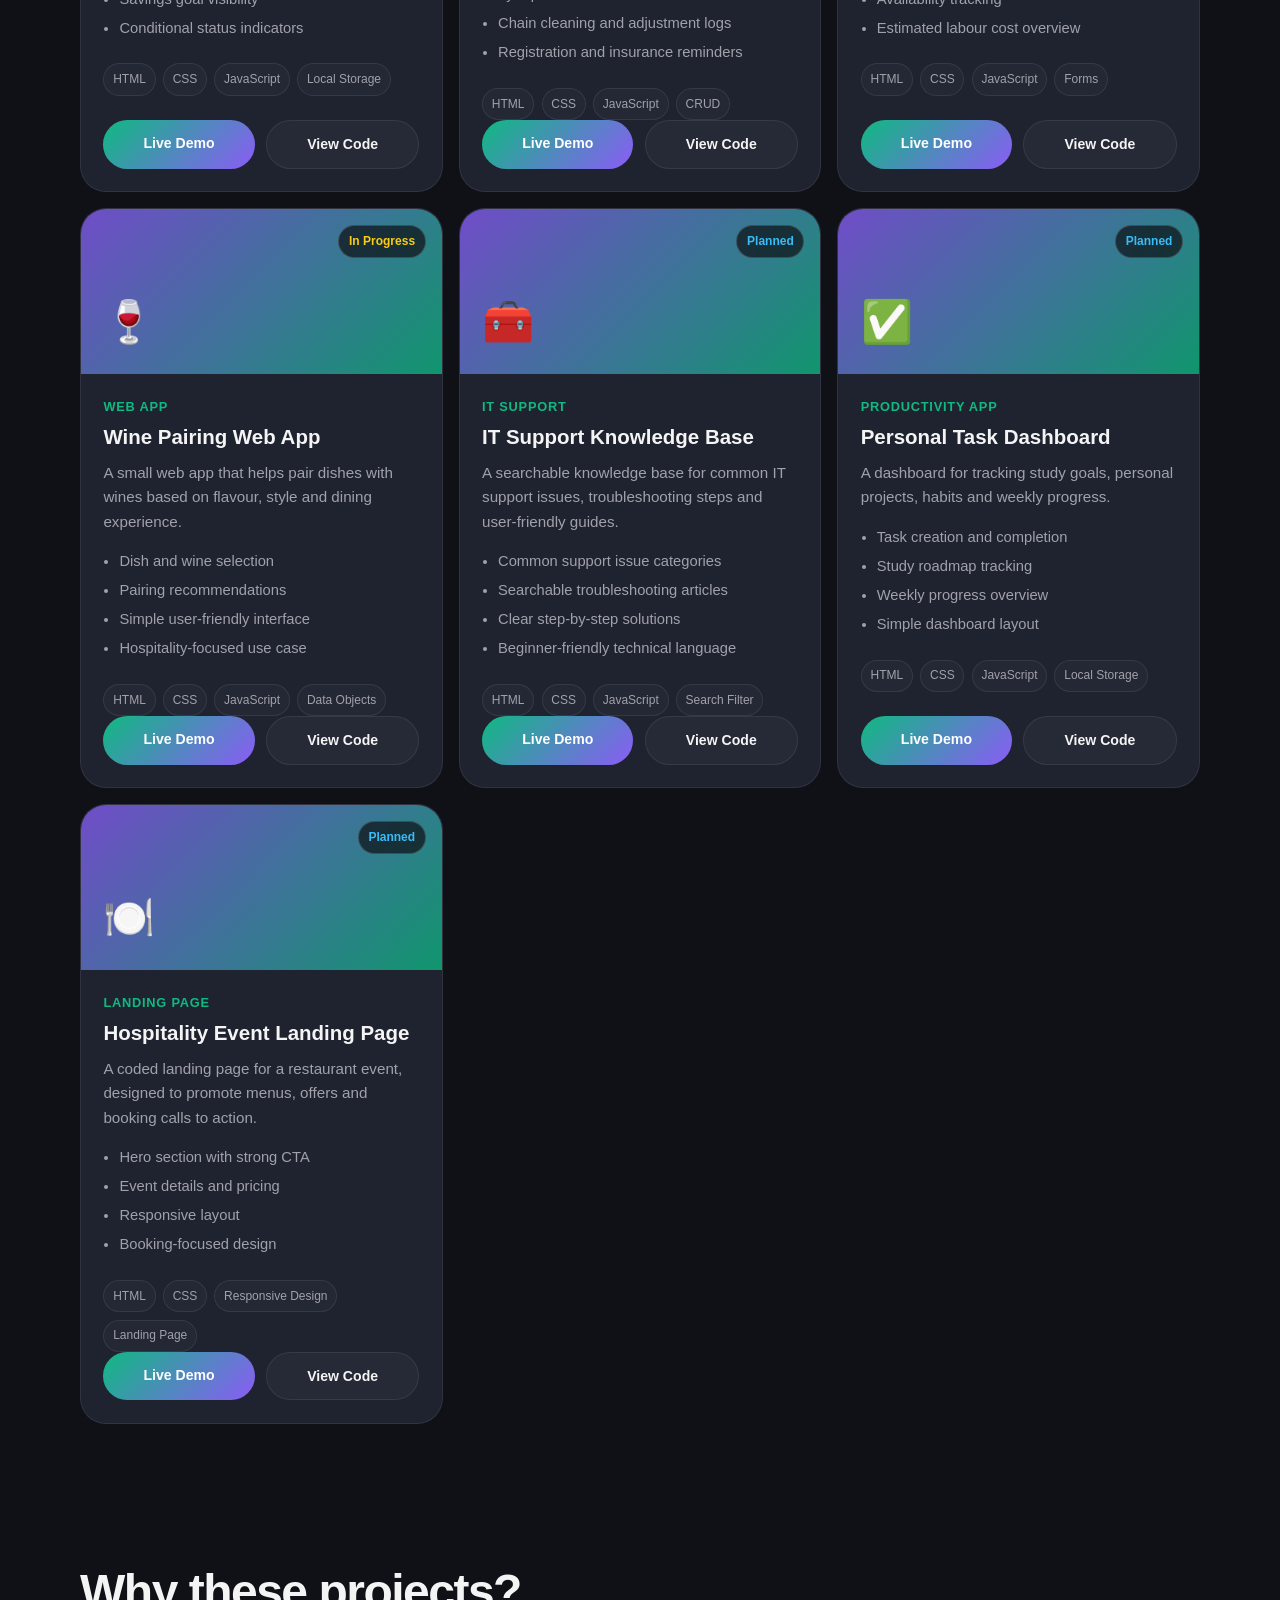
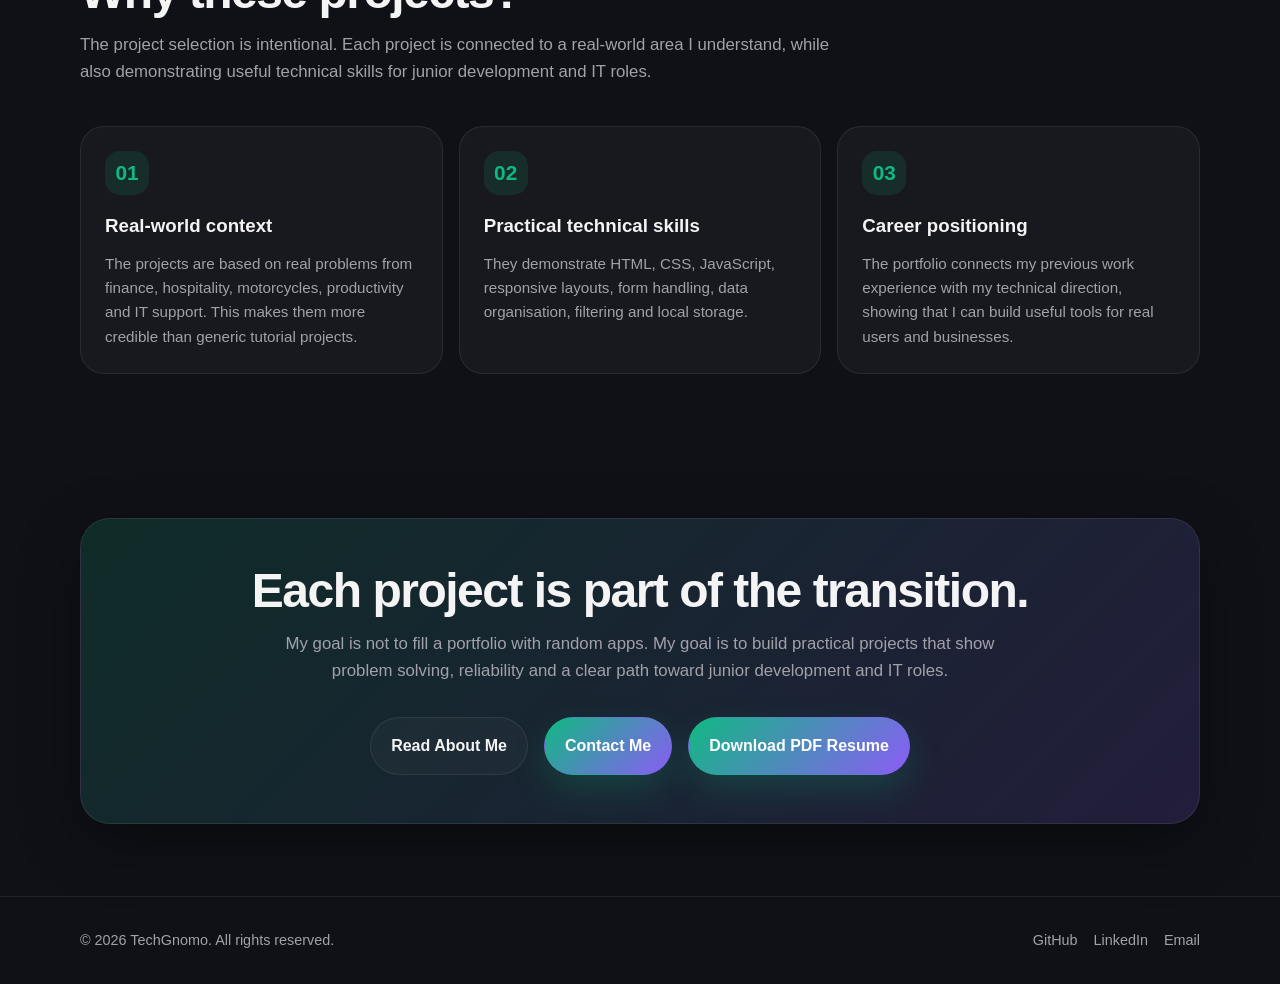
<file: project.html>
<!DOCTYPE html>
<html lang="en">
<head>
  <meta charset="UTF-8" />
  <meta name="viewport" content="width=device-width, initial-scale=1.0" />

  <title>Projects | TechGnomo</title>

 <link rel="stylesheet" href="css/style.css" />
</head>

<body>

  <header>
    <div class="container navbar">
      <a href="index.html" class="logo">TechGnomo<span>.</span></a>

      <nav class="nav-links">
        <a href="index.html">Home</a>
        <a href="about.html">About</a>
        <a href="skills.html">Skills</a>
        <a href="project.html" class="active">Projects</a>
        <a href="contact.html" class="nav-button">Contact</a>
      </nav>
    </div><header>
  <div class="container navbar">
    <a href="index.html" class="logo">TechGnomo<span>.</span></a>

    <button class="mobile-menu-btn" id="mobileMenuBtn" aria-label="Open menu">
      ☰
    </button>

    <nav class="nav-links" id="navLinks">
      <a href="index.html">Home</a>
      <a href="about.html">About</a>
      <a href="skills.html">Skills</a>
      <a href="project.html"class="nav-button active">Projects</a>
      <a href="resume.html">Resume</a>
      <a href="contact.html" >Contact</a>
    </nav>
  </div>
</header>
  </header>

  <main>

    <!-- HERO -->
    <section class="page-hero">
      <div class="container">
        <div class="eyebrow">
          <span class="eyebrow-dot"></span>
          Portfolio projects
        </div>

        <h1>
          Practical projects built around
          <span class="gradient-text">real problems, real users and real business needs.</span>
        </h1>

        <p class="hero-description">
          My portfolio is focused on projects that show practical ability: building interfaces, organising data,
          solving workflow problems, and turning real-life experience into useful digital tools.
          The goal is simple: demonstrate that I can build clean, useful and reliable solutions as a
          <strong>junior developer</strong> or <strong>IT professional</strong>.
        </p>
      </div>
    </section>

    <!-- PROJECTS -->
    <section>
      <div class="container">
        <div class="section-header">
          <h2>Featured projects</h2>
          <p>
            These projects are selected to show a mix of web development, JavaScript logic, business thinking,
            user interface design and practical problem solving.
          </p>
        </div>

        <div class="filter-bar">
          <button class="filter-btn active" data-filter="all">All</button>
          <button class="filter-btn" data-filter="web">Web</button>
          <button class="filter-btn" data-filter="app">Apps</button>
          <button class="filter-btn" data-filter="business">Business Tools</button>
          <button class="filter-btn" data-filter="it">IT Support</button>
        </div>

        <div class="projects-grid">

          <!-- PROJECT 1 -->
          <article class="project-card" data-category="app business">
            <div class="project-visual">
              <span class="status-badge status-progress">Completed</span>
              <div class="project-icon">💰</div>
            </div>

            <div class="project-content">
              <div class="project-category">Finance App</div>
              <h3>Budget Planner App</h3>

              <p>
                A weekly finance planner designed to track income, expenses, debt payments and savings goals.
              </p>

              <ul class="project-features">
                <li>Weekly income and expense tracking</li>
                <li>Debt payment progress</li>
                <li>Savings goal visibility</li>
                <li>Conditional status indicators</li>
              </ul>

              <div class="project-tech">
                <span class="tech-pill">HTML</span>
                <span class="tech-pill">CSS</span>
                <span class="tech-pill">JavaScript</span>
                <span class="tech-pill">Local Storage</span>
              </div>

              <div class="project-links">
              <a href="Budget-Planner-App/" class="project-link primary">Live Demo</a>
              <a href="https://github.com/techgnomo/fabio-danna-portfolio/tree/main/Budget-Planner-App" class="project-link secondary">View Code</a>
</div>
          </article>

          <!-- PROJECT 2 -->
          <article class="project-card" data-category="app">
            <div class="project-visual">
              <span class="status-badge status-planned">Planned</span>
              <div class="project-icon">🏍️</div>
            </div>

            <div class="project-content">
              <div class="project-category">Maintenance App</div>
              <h3>Motorcycle Maintenance Tracker</h3>

              <p>
                A practical tracker for motorcycle service intervals, fuel usage, chain maintenance and registration dates.
              </p>

              <ul class="project-features">
                <li>Oil and filter service tracking</li>
                <li>Tyre pressure reminders</li>
                <li>Chain cleaning and adjustment logs</li>
                <li>Registration and insurance reminders</li>
              </ul>

              <div class="project-tech">
                <span class="tech-pill">HTML</span>
                <span class="tech-pill">CSS</span>
                <span class="tech-pill">JavaScript</span>
                <span class="tech-pill">CRUD</span>
              </div>

              <div class="project-links">
                <a href="#" class="project-link primary">Live Demo</a>
                <a href="#" class="project-link secondary">View Code</a>
              </div>
            </div>
          </article>

          <!-- PROJECT 3 -->
          <article class="project-card" data-category="business app">
            <div class="project-visual">
              <span class="status-badge status-planned">Planned</span>
              <div class="project-icon">📅</div>
            </div>

            <div class="project-content">
              <div class="project-category">Business Tool</div>
              <h3>Hospitality Staff Roster Tool</h3>

              <p>
                A simple rostering tool based on real hospitality operations, staff availability and shift planning.
              </p>

              <ul class="project-features">
                <li>Staff list and role management</li>
                <li>Weekly shift planning</li>
                <li>Availability tracking</li>
                <li>Estimated labour cost overview</li>
              </ul>

              <div class="project-tech">
                <span class="tech-pill">HTML</span>
                <span class="tech-pill">CSS</span>
                <span class="tech-pill">JavaScript</span>
                <span class="tech-pill">Forms</span>
              </div>

              <div class="project-links">
                <a href="#" class="project-link primary">Live Demo</a>
                <a href="#" class="project-link secondary">View Code</a>
              </div>
            </div>
          </article>

          <!-- PROJECT 4 -->
          <article class="project-card" data-category="web business">
            <div class="project-visual">
              <span class="status-badge status-progress">In Progress</span>
              <div class="project-icon">🍷</div>
            </div>

            <div class="project-content">
              <div class="project-category">Web App</div>
              <h3>Wine Pairing Web App</h3>

              <p>
                A small web app that helps pair dishes with wines based on flavour, style and dining experience.
              </p>

              <ul class="project-features">
                <li>Dish and wine selection</li>
                <li>Pairing recommendations</li>
                <li>Simple user-friendly interface</li>
                <li>Hospitality-focused use case</li>
              </ul>

              <div class="project-tech">
                <span class="tech-pill">HTML</span>
                <span class="tech-pill">CSS</span>
                <span class="tech-pill">JavaScript</span>
                <span class="tech-pill">Data Objects</span>
              </div>

              <div class="project-links">
                <a href="#" class="project-link primary">Live Demo</a>
                <a href="#" class="project-link secondary">View Code</a>
              </div>
            </div>
          </article>

          <!-- PROJECT 5 -->
          <article class="project-card" data-category="it web">
            <div class="project-visual">
              <span class="status-badge status-planned">Planned</span>
              <div class="project-icon">🧰</div>
            </div>

            <div class="project-content">
              <div class="project-category">IT Support</div>
              <h3>IT Support Knowledge Base</h3>

              <p>
                A searchable knowledge base for common IT support issues, troubleshooting steps and user-friendly guides.
              </p>

              <ul class="project-features">
                <li>Common support issue categories</li>
                <li>Searchable troubleshooting articles</li>
                <li>Clear step-by-step solutions</li>
                <li>Beginner-friendly technical language</li>
              </ul>

              <div class="project-tech">
                <span class="tech-pill">HTML</span>
                <span class="tech-pill">CSS</span>
                <span class="tech-pill">JavaScript</span>
                <span class="tech-pill">Search Filter</span>
              </div>

              <div class="project-links">
                <a href="#" class="project-link primary">Live Demo</a>
                <a href="#" class="project-link secondary">View Code</a>
              </div>
            </div>
          </article>

          <!-- PROJECT 6 -->
          <article class="project-card" data-category="app">
            <div class="project-visual">
              <span class="status-badge status-planned">Planned</span>
              <div class="project-icon">✅</div>
            </div>

            <div class="project-content">
              <div class="project-category">Productivity App</div>
              <h3>Personal Task Dashboard</h3>

              <p>
                A dashboard for tracking study goals, personal projects, habits and weekly progress.
              </p>

              <ul class="project-features">
                <li>Task creation and completion</li>
                <li>Study roadmap tracking</li>
                <li>Weekly progress overview</li>
                <li>Simple dashboard layout</li>
              </ul>

              <div class="project-tech">
                <span class="tech-pill">HTML</span>
                <span class="tech-pill">CSS</span>
                <span class="tech-pill">JavaScript</span>
                <span class="tech-pill">Local Storage</span>
              </div>

              <div class="project-links">
                <a href="#" class="project-link primary">Live Demo</a>
                <a href="#" class="project-link secondary">View Code</a>
              </div>
            </div>
          </article>

          <!-- PROJECT 7 -->
          <article class="project-card" data-category="web business">
            <div class="project-visual">
              <span class="status-badge status-planned">Planned</span>
              <div class="project-icon">🍽️</div>
            </div>

            <div class="project-content">
              <div class="project-category">Landing Page</div>
              <h3>Hospitality Event Landing Page</h3>

              <p>
                A coded landing page for a restaurant event, designed to promote menus, offers and booking calls to action.
              </p>

              <ul class="project-features">
                <li>Hero section with strong CTA</li>
                <li>Event details and pricing</li>
                <li>Responsive layout</li>
                <li>Booking-focused design</li>
              </ul>

              <div class="project-tech">
                <span class="tech-pill">HTML</span>
                <span class="tech-pill">CSS</span>
                <span class="tech-pill">Responsive Design</span>
                <span class="tech-pill">Landing Page</span>
              </div>

              <div class="project-links">
                <a href="#" class="project-link primary">Live Demo</a>
                <a href="#" class="project-link secondary">View Code</a>
              </div>
            </div>
          </article>

        </div>
      </div>
    </section>

    <!-- PROJECT STRATEGY -->
    <section>
      <div class="container">
        <div class="section-header">
          <h2>Why these projects?</h2>
          <p>
            The project selection is intentional. Each project is connected to a real-world area I understand,
            while also demonstrating useful technical skills for junior development and IT roles.
          </p>
        </div>

        <div class="strategy-grid">
          <article class="strategy-card">
            <div class="strategy-number">01</div>
            <h3>Real-world context</h3>
            <p>
              The projects are based on real problems from finance, hospitality, motorcycles, productivity and IT support.
              This makes them more credible than generic tutorial projects.
            </p>
          </article>

          <article class="strategy-card">
            <div class="strategy-number">02</div>
            <h3>Practical technical skills</h3>
            <p>
              They demonstrate HTML, CSS, JavaScript, responsive layouts, form handling, data organisation, filtering
              and local storage.
            </p>
          </article>

          <article class="strategy-card">
            <div class="strategy-number">03</div>
            <h3>Career positioning</h3>
            <p>
              The portfolio connects my previous work experience with my technical direction, showing that I can build
              useful tools for real users and businesses.
            </p>
          </article>
        </div>
      </div>
    </section>

    <!-- CTA -->
    <section>
      <div class="container">
        <div class="cta">
          <h2>Each project is part of the transition.</h2>

          <p>
            My goal is not to fill a portfolio with random apps. My goal is to build practical projects that show
            problem solving, reliability and a clear path toward junior development and IT roles.
          </p>

          <div class="cta-actions">
            <a href="about.html" class="btn btn-secondary">Read About Me</a>
            <a href="contact.html" class="btn btn-primary">Contact Me</a>
            <a href="assets/documents/Fabio-DAnna-Resume.pdf" class="btn btn-primary" download>
  Download PDF Resume

</a>
          </div>
        </div>
      </div>
    </section>

  </main>

  <footer>
    <div class="container footer-inner">
      <p>© 2026 TechGnomo. All rights reserved.</p>

      <div class="footer-links">
        <a href="#">GitHub</a>
        <a href="#">LinkedIn</a>
        <a href="mailto:your.email@example.com">Email</a>
      </div>
    </div>
  </footer>

  <script src="js/main.js"></script>

</body>
</html>
</file>
<file: css/style.css>
:root {
  --bg: #0f1117;
  --bg-soft: #171a23;
  --card: #1f2330;
  --text: #f4f4f5;
  --muted: #a1a1aa;
  --emerald: #10b981;
  --violet: #8b5cf6;
  --blue: #38bdf8;
  --yellow: #facc15;
  --red: #fb7185;
  --border: rgba(255, 255, 255, 0.08);
  --shadow: 0 20px 60px rgba(0, 0, 0, 0.35);
}

/* RESET */

* {
  margin: 0;
  padding: 0;
  box-sizing: border-box;
}

html {
  scroll-behavior: smooth;
}

body {
  font-family: Arial, Helvetica, sans-serif;
  background:
    radial-gradient(circle at top left, rgba(139, 92, 246, 0.18), transparent 35%),
    radial-gradient(circle at top right, rgba(16, 185, 129, 0.14), transparent 30%),
    var(--bg);
  color: var(--text);
  line-height: 1.6;
}

a {
  color: inherit;
  text-decoration: none;
}

button,
input,
textarea,
select {
  font: inherit;
}

.container {
  width: min(1120px, 92%);
  margin: 0 auto;
}

/* NAVBAR */

header {
  position: sticky;
  top: 0;
  z-index: 100;
  backdrop-filter: blur(16px);
  background: rgba(15, 17, 23, 0.82);
  border-bottom: 1px solid var(--border);
}

.navbar {
  min-height: 72px;
  display: flex;
  align-items: center;
  justify-content: space-between;
}

.logo {
  font-size: 1.1rem;
  font-weight: 800;
  letter-spacing: 0.5px;
}

.logo span {
  color: var(--emerald);
}

.nav-links {
  display: flex;
  gap: 1.5rem;
  align-items: center;
  color: var(--muted);
  font-size: 0.95rem;
}

.nav-links a:hover,
.nav-links a.active {
  color: var(--text);
}

.nav-button {
  padding: 0.7rem 1rem;
  border: 1px solid var(--emerald);
  color: var(--emerald);
  border-radius: 999px;
  font-weight: 700;
  transition: 0.2s ease;
}

.nav-button:hover,
.nav-button.active {
  background: var(--emerald);
  color: #07110d;
}

/* HERO COMMON */

.page-hero {
  padding: 6rem 0 4rem;
}

.hero {
  min-height: calc(100vh - 72px);
  display: grid;
  grid-template-columns: 1.25fr 0.75fr;
  gap: 3rem;
  align-items: center;
  padding: 5rem 0;
}

.eyebrow {
  display: inline-flex;
  align-items: center;
  gap: 0.6rem;
  padding: 0.4rem 0.8rem;
  border: 1px solid var(--border);
  border-radius: 999px;
  color: var(--muted);
  background: rgba(255, 255, 255, 0.03);
  margin-bottom: 1.5rem;
  font-size: 0.9rem;
}

.eyebrow-dot {
  width: 9px;
  height: 9px;
  border-radius: 50%;
  background: var(--emerald);
  box-shadow: 0 0 18px var(--emerald);
}

.hero h1,
.page-hero h1 {
  font-size: clamp(2.8rem, 7vw, 5.5rem);
  line-height: 0.95;
  letter-spacing: -3px;
  margin-bottom: 1.5rem;
  max-width: 950px;
}

.gradient-text {
  background: linear-gradient(135deg, var(--emerald), var(--violet));
  -webkit-background-clip: text;
  background-clip: text;
  color: transparent;
}

.hero-description {
  max-width: 840px;
  color: var(--muted);
  font-size: 1.15rem;
  margin-bottom: 2rem;
}

.hero-description strong {
  color: var(--text);
  font-weight: 700;
}

.hero-actions {
  display: flex;
  flex-wrap: wrap;
  gap: 1rem;
  margin-bottom: 2rem;
}

.hero-tags {
  display: flex;
  flex-wrap: wrap;
  gap: 0.6rem;
}

.tag {
  padding: 0.45rem 0.7rem;
  background: rgba(255, 255, 255, 0.04);
  border: 1px solid var(--border);
  border-radius: 999px;
  color: var(--muted);
  font-size: 0.85rem;
}

/* BUTTONS */

.btn {
  display: inline-flex;
  align-items: center;
  justify-content: center;
  padding: 0.95rem 1.25rem;
  border-radius: 999px;
  font-weight: 800;
  transition: 0.2s ease;
  border: 1px solid transparent;
  cursor: pointer;
}

.btn-primary {
  background: linear-gradient(135deg, var(--emerald), var(--violet));
  color: white;
  box-shadow: 0 15px 35px rgba(16, 185, 129, 0.2);
}

.btn-primary:hover {
  transform: translateY(-2px);
  box-shadow: 0 20px 45px rgba(139, 92, 246, 0.26);
}

.btn-secondary {
  border-color: var(--border);
  color: var(--text);
  background: rgba(255, 255, 255, 0.03);
}

.btn-secondary:hover {
  border-color: var(--emerald);
  color: var(--emerald);
}

/* SECTIONS */

section {
  padding: 4.5rem 0;
}

.section-header {
  max-width: 780px;
  margin-bottom: 2.5rem;
}

.section-header h2 {
  font-size: clamp(2rem, 4vw, 3rem);
  line-height: 1;
  letter-spacing: -1.5px;
  margin-bottom: 1rem;
}

.section-header p {
  color: var(--muted);
  font-size: 1.05rem;
}

/* COMMON CARDS */

.cards-grid,
.projects-grid,
.skills-grid,
.values-grid,
.strategy-grid,
.availability-grid,
.transferable-grid {
  display: grid;
  grid-template-columns: repeat(3, 1fr);
  gap: 1rem;
}

.overview-grid {
  display: grid;
  grid-template-columns: repeat(4, 1fr);
  gap: 1rem;
}

.info-card,
.story-card,
.qualification-card,
.value-card,
.strategy-card,
.availability-card,
.transferable-card,
.overview-card,
.skill-card,
.contact-card,
.resume-card,
.resume-section,
.role-card {
  background: rgba(255, 255, 255, 0.035);
  border: 1px solid var(--border);
  border-radius: 24px;
  padding: 1.5rem;
  transition: 0.2s ease;
}

.info-card:hover,
.value-card:hover,
.strategy-card:hover,
.availability-card:hover,
.transferable-card:hover,
.overview-card:hover,
.skill-card:hover,
.contact-card:hover {
  transform: translateY(-4px);
  border-color: rgba(16, 185, 129, 0.45);
  box-shadow: var(--shadow);
}

.info-card h3,
.story-card h3,
.qualification-card h3,
.value-card h3,
.strategy-card h3,
.availability-card h3,
.transferable-card h3,
.overview-card h3,
.skill-card h3,
.contact-card h3,
.resume-card h3,
.role-card h3 {
  margin-bottom: 0.7rem;
}

.info-card p,
.story-card p,
.qualification-card p,
.value-card p,
.strategy-card p,
.availability-card p,
.transferable-card p,
.overview-card p,
.skill-card p,
.contact-card p,
.resume-card p,
.role-card p {
  color: var(--muted);
  font-size: 0.95rem;
}

/* ICON BLOCKS */

.icon,
.overview-icon,
.contact-icon,
.value-number,
.strategy-number,
.availability-number,
.transferable-number {
  width: 44px;
  height: 44px;
  border-radius: 15px;
  display: grid;
  place-items: center;
  background: rgba(16, 185, 129, 0.12);
  color: var(--emerald);
  font-size: 1.3rem;
  font-weight: 900;
  margin-bottom: 1rem;
}

/* HOME PROFILE CARD */

.profile-card {
  background: linear-gradient(180deg, rgba(255, 255, 255, 0.06), rgba(255, 255, 255, 0.02));
  border: 1px solid var(--border);
  border-radius: 28px;
  padding: 1.5rem;
  box-shadow: var(--shadow);
}

.card-top {
  height: 240px;
  border-radius: 22px;
  background:
    linear-gradient(135deg, rgba(16, 185, 129, 0.9), rgba(139, 92, 246, 0.88)),
    linear-gradient(135deg, #111827, #1f2937);
  display: flex;
  align-items: center;
  justify-content: center;
  margin-bottom: 1.5rem;
  position: relative;
  overflow: hidden;
}

.card-top::before {
  content: "";
  position: absolute;
  inset: 18px;
  border: 1px solid rgba(255, 255, 255, 0.24);
  border-radius: 18px;
}

.initials {
  font-size: 5rem;
  font-weight: 900;
  letter-spacing: -6px;
  color: rgba(255, 255, 255, 0.92);
  z-index: 1;
}

.profile-card h2 {
  font-size: 1.35rem;
  margin-bottom: 0.5rem;
}

.profile-card p {
  color: var(--muted);
  margin-bottom: 1.2rem;
}

.profile-list {
  display: grid;
  gap: 0.75rem;
}

.profile-item {
  display: flex;
  justify-content: space-between;
  gap: 1rem;
  padding: 0.8rem 0;
  border-top: 1px solid var(--border);
  color: var(--muted);
  font-size: 0.95rem;
}

.profile-item strong {
  color: var(--text);
  font-weight: 700;
  text-align: right;
}

/* PROJECT CARDS */

.project-card {
  background: var(--card);
  border: 1px solid var(--border);
  border-radius: 26px;
  overflow: hidden;
  transition: 0.2s ease;
  display: flex;
  flex-direction: column;
  min-height: 100%;
}

.project-card:hover {
  transform: translateY(-5px);
  border-color: rgba(139, 92, 246, 0.5);
  box-shadow: var(--shadow);
}

.project-visual,
.project-image {
  height: 165px;
  position: relative;
  overflow: hidden;
  background:
    linear-gradient(135deg, rgba(139, 92, 246, 0.78), rgba(16, 185, 129, 0.78)),
    #111827;
}

.project-content {
  padding: 1.4rem;
  display: flex;
  flex-direction: column;
  flex: 1;
}

.project-category {
  color: var(--emerald);
  font-size: 0.8rem;
  font-weight: 800;
  text-transform: uppercase;
  letter-spacing: 0.06em;
  margin-bottom: 0.5rem;
}

.project-content h3 {
  font-size: 1.28rem;
  margin-bottom: 0.7rem;
  line-height: 1.2;
}

.project-content p {
  color: var(--muted);
  font-size: 0.95rem;
  margin-bottom: 1rem;
}

.project-features {
  margin: 0 0 1.1rem 1rem;
  color: var(--muted);
  font-size: 0.92rem;
}

.project-features li {
  margin-bottom: 0.35rem;
}

.project-tech,
.skill-tags,
.tag-list {
  display: flex;
  flex-wrap: wrap;
  gap: 0.45rem;
}

.tech-pill,
.skill-tag {
  font-size: 0.75rem;
  color: var(--muted);
  padding: 0.35rem 0.55rem;
  border: 1px solid var(--border);
  border-radius: 999px;
  background: rgba(255, 255, 255, 0.025);
}

.project-links {
  display: flex;
  flex-wrap: wrap;
  gap: 0.7rem;
  margin-top: auto;
}

.project-link {
  flex: 1;
  min-width: 120px;
  text-align: center;
  padding: 0.75rem 0.9rem;
  border-radius: 999px;
  font-weight: 800;
  font-size: 0.88rem;
  transition: 0.2s ease;
}

.project-link.primary {
  background: linear-gradient(135deg, var(--emerald), var(--violet));
  color: white;
}

.project-link.secondary {
  border: 1px solid var(--border);
  color: var(--text);
  background: rgba(255, 255, 255, 0.03);
}

.project-link:hover {
  transform: translateY(-2px);
}

.status-badge {
  position: absolute;
  top: 1rem;
  right: 1rem;
  z-index: 1;
  font-size: 0.75rem;
  font-weight: 800;
  padding: 0.35rem 0.6rem;
  border-radius: 999px;
  background: rgba(15, 17, 23, 0.72);
  border: 1px solid rgba(255, 255, 255, 0.16);
  backdrop-filter: blur(10px);
}

.status-complete {
  color: var(--emerald);
}

.status-progress {
  color: var(--yellow);
}

.status-planned {
  color: var(--blue);
}

.project-icon {
  position: absolute;
  left: 1.4rem;
  bottom: 1.2rem;
  font-size: 2.6rem;
  z-index: 1;
}

/* FILTERS */

.filter-bar {
  display: flex;
  flex-wrap: wrap;
  gap: 0.7rem;
  margin-bottom: 2rem;
}

.filter-btn {
  border: 1px solid var(--border);
  background: rgba(255, 255, 255, 0.035);
  color: var(--muted);
  padding: 0.7rem 1rem;
  border-radius: 999px;
  cursor: pointer;
  font-weight: 700;
  transition: 0.2s ease;
}

.filter-btn:hover,
.filter-btn.active {
  color: var(--text);
  border-color: var(--emerald);
  background: rgba(16, 185, 129, 0.12);
}

/* SKILLS PAGE */

.skill-category {
  margin-bottom: 4rem;
}

.category-title {
  display: flex;
  align-items: center;
  gap: 0.8rem;
  margin-bottom: 1.5rem;
}

.category-title span {
  width: 44px;
  height: 44px;
  border-radius: 15px;
  display: grid;
  place-items: center;
  background: rgba(139, 92, 246, 0.14);
  color: var(--violet);
  font-size: 1.3rem;
}

.category-title h2 {
  font-size: clamp(1.8rem, 3vw, 2.5rem);
  letter-spacing: -1px;
  line-height: 1;
}

.skill-level {
  margin-bottom: 1rem;
}

.skill-level-top {
  display: flex;
  justify-content: space-between;
  gap: 1rem;
  color: var(--muted);
  font-size: 0.82rem;
  font-weight: 800;
  margin-bottom: 0.45rem;
}

.skill-bar {
  height: 8px;
  border-radius: 999px;
  background: rgba(255, 255, 255, 0.08);
  overflow: hidden;
}

.skill-progress {
  height: 100%;
  border-radius: 999px;
  background: linear-gradient(135deg, var(--emerald), var(--violet));
}

.progress-85 { width: 85%; }
.progress-75 { width: 75%; }
.progress-65 { width: 65%; }
.progress-55 { width: 55%; }
.progress-45 { width: 45%; }
.progress-35 { width: 35%; }

/* TIMELINE / ROADMAP */

.timeline,
.roadmap {
  display: grid;
  gap: 1rem;
}

.timeline-item,
.roadmap-item {
  display: grid;
  grid-template-columns: 180px 1fr;
  gap: 1.5rem;
  padding: 1.5rem;
  border: 1px solid var(--border);
  border-radius: 22px;
  background: rgba(255, 255, 255, 0.035);
}

.timeline-date,
.roadmap-stage {
  color: var(--emerald);
  font-weight: 900;
}

.timeline-content h3,
.roadmap-content h3 {
  margin-bottom: 0.5rem;
  font-size: 1.1rem;
}

.timeline-content p,
.roadmap-content p {
  color: var(--muted);
}

/* ABOUT PAGE */

.story-grid,
.qualification-grid {
  display: grid;
  grid-template-columns: repeat(2, 1fr);
  gap: 1rem;
}

.highlight-box {
  background:
    linear-gradient(135deg, rgba(16, 185, 129, 0.13), rgba(139, 92, 246, 0.13));
  border: 1px solid var(--border);
  border-radius: 30px;
  padding: 2.5rem;
  margin-top: 1.2rem;
}

.highlight-box h3 {
  font-size: 1.6rem;
  margin-bottom: 1rem;
}

.highlight-box p {
  color: var(--muted);
  font-size: 1.05rem;
  max-width: 880px;
}

/* CONTACT PAGE */

.contact-layout {
  display: grid;
  grid-template-columns: 0.85fr 1.15fr;
  gap: 1.2rem;
  align-items: start;
}

.contact-info {
  display: grid;
  gap: 1rem;
}

.contact-card a {
  color: var(--emerald);
  font-weight: 800;
  word-break: break-word;
}

.form-card {
  background:
    linear-gradient(180deg, rgba(255, 255, 255, 0.06), rgba(255, 255, 255, 0.025));
  border: 1px solid var(--border);
  border-radius: 30px;
  padding: 2rem;
  box-shadow: var(--shadow);
}

.form-card h2 {
  font-size: 2rem;
  line-height: 1;
  letter-spacing: -1px;
  margin-bottom: 0.8rem;
}

.form-card > p {
  color: var(--muted);
  margin-bottom: 1.8rem;
}

.form-grid {
  display: grid;
  grid-template-columns: 1fr 1fr;
  gap: 1rem;
}

.form-group {
  display: flex;
  flex-direction: column;
  gap: 0.45rem;
  margin-bottom: 1rem;
}

.form-group.full {
  grid-column: 1 / -1;
}

label {
  color: var(--text);
  font-size: 0.9rem;
  font-weight: 800;
}

input,
select,
textarea {
  width: 100%;
  border: 1px solid var(--border);
  background: rgba(15, 17, 23, 0.8);
  color: var(--text);
  border-radius: 16px;
  padding: 0.95rem 1rem;
  outline: none;
  transition: 0.2s ease;
}

textarea {
  min-height: 160px;
  resize: vertical;
}

input:focus,
select:focus,
textarea:focus {
  border-color: var(--emerald);
  box-shadow: 0 0 0 4px rgba(16, 185, 129, 0.1);
}

input::placeholder,
textarea::placeholder {
  color: #71717a;
}

.submit-row {
  display: flex;
  align-items: center;
  justify-content: space-between;
  gap: 1rem;
  flex-wrap: wrap;
  margin-top: 0.5rem;
}

.form-note {
  color: var(--muted);
  font-size: 0.85rem;
  max-width: 360px;
}

.form-message {
  display: none;
  margin-top: 1.2rem;
  padding: 1rem;
  border-radius: 16px;
  border: 1px solid rgba(16, 185, 129, 0.35);
  background: rgba(16, 185, 129, 0.1);
  color: var(--text);
}

.form-message.show {
  display: block;
}

/* RESUME PAGE */

.resume-layout {
  display: grid;
  grid-template-columns: 0.8fr 1.2fr;
  gap: 1.2rem;
  align-items: start;
}

.sidebar {
  display: grid;
  gap: 1rem;
  position: sticky;
  top: 96px;
}

.main-resume {
  display: grid;
  gap: 1rem;
}

.resume-section h2 {
  font-size: 1.55rem;
  margin-bottom: 1rem;
  letter-spacing: -0.5px;
}

.resume-item {
  padding: 1.25rem 0;
  border-top: 1px solid var(--border);
}

.resume-item:first-of-type {
  border-top: none;
  padding-top: 0;
}

.resume-item:last-child {
  padding-bottom: 0;
}

.resume-item-top {
  display: flex;
  justify-content: space-between;
  gap: 1rem;
  flex-wrap: wrap;
  margin-bottom: 0.5rem;
}

.resume-date {
  color: var(--emerald);
  font-weight: 800;
  font-size: 0.9rem;
}

.resume-subtitle {
  color: var(--muted);
  font-weight: 700;
  margin-bottom: 0.75rem;
}

.bullet-list {
  margin-left: 1.2rem;
  color: var(--muted);
}

.bullet-list li {
  margin-bottom: 0.45rem;
}

.contact-list,
.simple-list {
  display: grid;
  gap: 0.75rem;
  list-style: none;
}

.contact-list li,
.simple-list li {
  color: var(--muted);
  font-size: 0.95rem;
  border-top: 1px solid var(--border);
  padding-top: 0.75rem;
}

.contact-list strong,
.simple-list strong {
  color: var(--text);
  display: block;
  margin-bottom: 0.15rem;
}

.role-grid {
  display: grid;
  grid-template-columns: repeat(3, 1fr);
  gap: 1rem;
}

/* CTA */

.cta {
  background:
    linear-gradient(135deg, rgba(16, 185, 129, 0.16), rgba(139, 92, 246, 0.16));
  border: 1px solid var(--border);
  border-radius: 30px;
  padding: 3rem;
  text-align: center;
  box-shadow: var(--shadow);
}

.cta h2 {
  font-size: clamp(2rem, 4vw, 3rem);
  line-height: 1;
  letter-spacing: -1.5px;
  margin-bottom: 1rem;
}

.cta p {
  color: var(--muted);
  max-width: 720px;
  margin: 0 auto 2rem;
  font-size: 1.05rem;
}

.cta-actions {
  display: flex;
  justify-content: center;
  flex-wrap: wrap;
  gap: 1rem;
}

/* FOOTER */

footer {
  padding: 2rem 0;
  border-top: 1px solid var(--border);
  color: var(--muted);
  font-size: 0.9rem;
}

.footer-inner {
  display: flex;
  justify-content: space-between;
  gap: 1rem;
  flex-wrap: wrap;
}

.footer-links {
  display: flex;
  gap: 1rem;
}

.footer-links a:hover {
  color: var(--emerald);
}

/* PRINT */

@media print {
  header,
  footer,
  .hero-actions,
  .cta {
    display: none;
  }

  body {
    background: white;
    color: black;
  }

  .resume-card,
  .resume-section,
  .role-card {
    box-shadow: none;
    border: 1px solid #ddd;
    background: white;
  }

  .resume-card p,
  .resume-section p,
  .resume-subtitle,
  .bullet-list,
  .contact-list li,
  .simple-list li {
    color: #333;
  }

  .resume-date {
    color: #047857;
  }

  section {
    padding: 1rem 0;
  }
}

/* RESPONSIVE */

@media (max-width: 980px) {
  .projects-grid,
  .skills-grid,
  .values-grid,
  .strategy-grid,
  .availability-grid,
  .transferable-grid,
  .role-grid {
    grid-template-columns: repeat(2, 1fr);
  }

  .overview-grid {
    grid-template-columns: repeat(2, 1fr);
  }

  .resume-layout,
  .contact-layout {
    grid-template-columns: 1fr;
  }

  .sidebar {
    position: static;
  }
}

@media (max-width: 900px) {
  .hero {
    grid-template-columns: 1fr;
    padding: 3.5rem 0;
  }

  .profile-card {
    max-width: 520px;
  }

  .story-grid,
  .qualification-grid {
    grid-template-columns: 1fr;
  }

  .timeline-item,
  .roadmap-item {
    grid-template-columns: 1fr;
    gap: 0.5rem;
  }

  .nav-links {
    display: none;
  }
}

@media (max-width: 760px) {
  .projects-grid,
  .skills-grid,
  .values-grid,
  .strategy-grid,
  .availability-grid,
  .transferable-grid,
  .overview-grid,
  .role-grid {
    grid-template-columns: 1fr;
  }

  .page-hero {
    padding: 4rem 0 2.5rem;
  }

  .hero h1,
  .page-hero h1 {
    letter-spacing: -2px;
  }

  section {
    padding: 3.5rem 0;
  }

  .form-grid {
    grid-template-columns: 1fr;
  }

  .cta,
  .form-card,
  .highlight-box {
    padding: 2rem 1.3rem;
  }

  .hero-actions,
  .cta-actions,
  .submit-row {
    flex-direction: column;
    align-items: stretch;
  }

  .btn {
    width: 100%;
  }
}

@media (max-width: 520px) {
  .hero h1,
  .page-hero h1 {
    font-size: 2.7rem;
  }

  .profile-item {
    flex-direction: column;
    gap: 0.25rem;
  }

  .profile-item strong {
    text-align: left;
  }
}
</file>
<file: Budget-Planner-App/style.css>
:root {
  --bg: #0f1117;
  --bg-soft: #171a23;
  --card: rgba(255, 255, 255, 0.05);
  --card-strong: #1f2330;
  --text: #f4f4f5;
  --muted: #a1a1aa;
  --emerald: #10b981;
  --violet: #8b5cf6;
  --red: #fb7185;
  --yellow: #facc15;
  --blue: #38bdf8;
  --border: rgba(255, 255, 255, 0.08);
  --shadow: 0 20px 60px rgba(0, 0, 0, 0.35);
  --radius-lg: 28px;
  --radius-md: 20px;
  --radius-sm: 14px;
}

* {
  margin: 0;
  padding: 0;
  box-sizing: border-box;
}

html {
  scroll-behavior: smooth;
}

body {
  font-family: Arial, Helvetica, sans-serif;
  background:
    radial-gradient(circle at top left, rgba(139, 92, 246, 0.18), transparent 35%),
    radial-gradient(circle at top right, rgba(16, 185, 129, 0.14), transparent 30%),
    var(--bg);
  color: var(--text);
  line-height: 1.6;
  min-height: 100vh;
  position: relative;
  overflow-x: hidden;
}

a {
  color: inherit;
  text-decoration: none;
}

button,
input,
select {
  font: inherit;
}

.bg-orb {
  position: fixed;
  width: 300px;
  height: 300px;
  border-radius: 50%;
  filter: blur(70px);
  opacity: 0.18;
  pointer-events: none;
  z-index: 0;
}

.orb-1 {
  background: var(--violet);
  top: 60px;
  left: -60px;
}

.orb-2 {
  background: var(--emerald);
  right: -80px;
  top: 180px;
}

.app-header,
.app-main,
.app-footer {
  position: relative;
  z-index: 1;
}

.header-inner,
.app-main,
.footer-inner {
  width: min(1180px, 92%);
  margin: 0 auto;
}

.app-header {
  padding: 2rem 0 1rem;
}

.back-link {
  display: inline-flex;
  align-items: center;
  gap: 0.4rem;
  margin-bottom: 1.2rem;
  color: var(--muted);
  border: 1px solid var(--border);
  padding: 0.75rem 1rem;
  border-radius: 999px;
  transition: 0.2s ease;
  background: rgba(255, 255, 255, 0.03);
}

.back-link:hover {
  color: var(--emerald);
  border-color: rgba(16, 185, 129, 0.4);
}

.hero-card {
  display: grid;
  grid-template-columns: 1.3fr 0.7fr;
  gap: 1rem;
  padding: 2rem;
  border-radius: var(--radius-lg);
  background:
    linear-gradient(180deg, rgba(255, 255, 255, 0.06), rgba(255, 255, 255, 0.025));
  border: 1px solid var(--border);
  box-shadow: var(--shadow);
  backdrop-filter: blur(10px);
}

.hero-badge {
  display: inline-flex;
  align-items: center;
  gap: 0.5rem;
  color: var(--muted);
  border: 1px solid var(--border);
  background: rgba(255, 255, 255, 0.03);
  border-radius: 999px;
  padding: 0.45rem 0.85rem;
  font-size: 0.85rem;
  margin-bottom: 1rem;
}

h1 {
  font-size: clamp(2.6rem, 7vw, 4.9rem);
  line-height: 0.95;
  letter-spacing: -3px;
  margin-bottom: 1rem;
}

.hero-text {
  color: var(--muted);
  font-size: 1.08rem;
  max-width: 760px;
  margin-bottom: 1.4rem;
}

.hero-text strong {
  color: var(--text);
}

.hero-tags {
  display: flex;
  flex-wrap: wrap;
  gap: 0.65rem;
}

.hero-tag {
  padding: 0.45rem 0.75rem;
  border-radius: 999px;
  border: 1px solid var(--border);
  background: rgba(255, 255, 255, 0.03);
  color: var(--muted);
  font-size: 0.85rem;
}

.hero-side {
  display: grid;
  gap: 1rem;
}

.mini-panel {
  padding: 1.2rem;
  border-radius: 22px;
  background: rgba(255, 255, 255, 0.035);
  border: 1px solid var(--border);
  min-height: 110px;
  display: flex;
  flex-direction: column;
  justify-content: center;
}

.mini-label {
  color: var(--muted);
  font-size: 0.84rem;
  margin-bottom: 0.45rem;
}

.mini-panel strong {
  font-size: 1.1rem;
  line-height: 1.2;
}

.app-main {
  padding: 1rem 0 4rem;
  display: grid;
  gap: 1rem;
}

.stats-grid {
  display: grid;
  grid-template-columns: repeat(4, 1fr);
  gap: 1rem;
}

.stat-card {
  border-radius: 24px;
  padding: 1.4rem;
  border: 1px solid var(--border);
  box-shadow: var(--shadow);
  background:
    linear-gradient(180deg, rgba(255, 255, 255, 0.05), rgba(255, 255, 255, 0.025));
  transition: 0.2s ease;
}

.stat-card:hover,
.panel:hover {
  transform: translateY(-3px);
}

.stat-top {
  display: flex;
  align-items: center;
  gap: 0.65rem;
  margin-bottom: 0.9rem;
}

.stat-icon {
  width: 38px;
  height: 38px;
  border-radius: 12px;
  display: grid;
  place-items: center;
  font-weight: 900;
  font-size: 1rem;
  background: rgba(255, 255, 255, 0.08);
}

.stat-label {
  color: var(--muted);
  font-size: 0.92rem;
  font-weight: 700;
}

.stat-value {
  display: block;
  font-size: 2rem;
  line-height: 1;
  margin-bottom: 0.55rem;
}

.stat-note {
  color: var(--muted);
  font-size: 0.88rem;
}

.income-card .stat-icon,
.income-card .stat-value {
  color: var(--emerald);
}

.expense-card .stat-icon,
.expense-card .stat-value {
  color: var(--red);
}

.balance-card .stat-icon {
  color: var(--blue);
}

.progress-card .stat-icon,
.progress-card .stat-value {
  color: var(--yellow);
}

.dashboard-grid {
  display: grid;
  grid-template-columns: 0.9fr 1.1fr;
  gap: 1rem;
  align-items: start;
}

.left-column,
.right-column {
  display: grid;
  gap: 1rem;
}

.panel {
  padding: 1.5rem;
  border-radius: var(--radius-lg);
  background:
    linear-gradient(180deg, rgba(255, 255, 255, 0.055), rgba(255, 255, 255, 0.025));
  border: 1px solid var(--border);
  box-shadow: var(--shadow);
  transition: 0.2s ease;
}

.panel-head {
  display: flex;
  justify-content: space-between;
  align-items: center;
  gap: 1rem;
  margin-bottom: 0.6rem;
}

.panel-kicker {
  display: inline-block;
  color: var(--emerald);
  font-size: 0.78rem;
  text-transform: uppercase;
  letter-spacing: 0.08em;
  font-weight: 800;
  margin-bottom: 0.35rem;
}

.panel h2 {
  font-size: 1.45rem;
  line-height: 1.1;
}

.panel-description {
  color: var(--muted);
  font-size: 0.95rem;
  margin-bottom: 1.2rem;
}

.form-group {
  display: grid;
  gap: 0.45rem;
  margin-bottom: 1rem;
}

.form-row {
  display: grid;
  grid-template-columns: 1fr 1fr;
  gap: 1rem;
}

label {
  font-size: 0.9rem;
  font-weight: 800;
  color: var(--text);
}

input,
select {
  width: 100%;
  border: 1px solid var(--border);
  background: rgba(15, 17, 23, 0.82);
  color: var(--text);
  border-radius: 16px;
  padding: 0.95rem 1rem;
  outline: none;
  transition: 0.2s ease;
}

input::placeholder {
  color: #71717a;
}

input:focus,
select:focus {
  border-color: var(--emerald);
  box-shadow: 0 0 0 4px rgba(16, 185, 129, 0.1);
}

.btn {
  display: inline-flex;
  justify-content: center;
  align-items: center;
  border: 1px solid transparent;
  border-radius: 999px;
  padding: 0.95rem 1.15rem;
  font-weight: 800;
  cursor: pointer;
  transition: 0.2s ease;
}

.btn:hover {
  transform: translateY(-2px);
}

.btn-primary {
  width: 100%;
  color: white;
  background: linear-gradient(135deg, var(--emerald), var(--violet));
  box-shadow: 0 14px 30px rgba(16, 185, 129, 0.18);
}

.btn-danger {
  color: var(--red);
  border-color: rgba(251, 113, 133, 0.32);
  background: rgba(251, 113, 133, 0.08);
  white-space: nowrap;
}

.transactions-panel {
  min-height: 100%;
}

.transactions-top {
  display: flex;
  justify-content: space-between;
  align-items: flex-start;
  gap: 1rem;
  margin-bottom: 1.2rem;
}

.progress-card-box {
  padding: 1rem 1rem 1.1rem;
  border-radius: 20px;
  border: 1px solid var(--border);
  background: rgba(255, 255, 255, 0.025);
  margin-bottom: 1.2rem;
}

.progress-top {
  display: flex;
  justify-content: space-between;
  gap: 1rem;
  color: var(--muted);
  font-size: 0.9rem;
  font-weight: 800;
  margin-bottom: 0.55rem;
}

.progress-bar {
  height: 12px;
  border-radius: 999px;
  overflow: hidden;
  background: rgba(255, 255, 255, 0.08);
}

.progress-fill {
  height: 100%;
  width: 0%;
  border-radius: 999px;
  background: linear-gradient(135deg, var(--emerald), var(--violet));
  transition: width 0.3s ease;
}

.table-card {
  border-radius: 22px;
  border: 1px solid var(--border);
  background: rgba(255, 255, 255, 0.025);
  overflow: hidden;
}

.table-header {
  padding: 1rem 1rem 0.2rem;
}

.table-header h3 {
  font-size: 1.05rem;
  margin-bottom: 0.1rem;
}

.table-subtitle {
  color: var(--muted);
  font-size: 0.85rem;
}

.table-wrapper {
  overflow-x: auto;
}

table {
  width: 100%;
  border-collapse: collapse;
  min-width: 720px;
}

th,
td {
  text-align: left;
  padding: 0.95rem 1rem;
  border-top: 1px solid var(--border);
}

th {
  color: var(--muted);
  font-size: 0.82rem;
  text-transform: uppercase;
  letter-spacing: 0.07em;
}

td {
  color: var(--text);
  font-size: 0.95rem;
}

.type-income,
.amount-income {
  color: var(--emerald);
  font-weight: 800;
}

.type-expense,
.amount-expense {
  color: var(--red);
  font-weight: 800;
}

.delete-btn {
  border: 1px solid rgba(251, 113, 133, 0.32);
  background: rgba(251, 113, 133, 0.08);
  color: var(--red);
  border-radius: 999px;
  padding: 0.48rem 0.8rem;
  cursor: pointer;
  font-weight: 800;
  transition: 0.2s ease;
}

.delete-btn:hover {
  transform: translateY(-1px);
}

.empty-row {
  color: var(--muted);
  text-align: center;
  padding: 2.4rem 1rem;
}

.app-footer {
  padding: 0 0 2rem;
}

.footer-inner {
  border-top: 1px solid var(--border);
  padding-top: 1.3rem;
}

.app-footer p {
  color: var(--muted);
  font-size: 0.9rem;
}

.positive {
  color: var(--emerald) !important;
}

.negative {
  color: var(--red) !important;
}

.warning {
  color: var(--yellow) !important;
}

@media (max-width: 1080px) {
  .stats-grid {
    grid-template-columns: repeat(2, 1fr);
  }

  .dashboard-grid {
    grid-template-columns: 1fr;
  }
}

@media (max-width: 900px) {
  .hero-card {
    grid-template-columns: 1fr;
  }

  .hero-side {
    grid-template-columns: 1fr 1fr;
  }
}

@media (max-width: 640px) {
  h1 {
    letter-spacing: -2px;
  }

  .stats-grid {
    grid-template-columns: 1fr;
  }

  .hero-side {
    grid-template-columns: 1fr;
  }

  .form-row {
    grid-template-columns: 1fr;
  }

  .transactions-top {
    flex-direction: column;
  }

  .btn-danger {
    width: 100%;
  }

  .panel,
  .hero-card {
    padding: 1.2rem;
  }

  .progress-top {
    flex-direction: column;
    gap: 0.3rem;
  }
}
</file>
